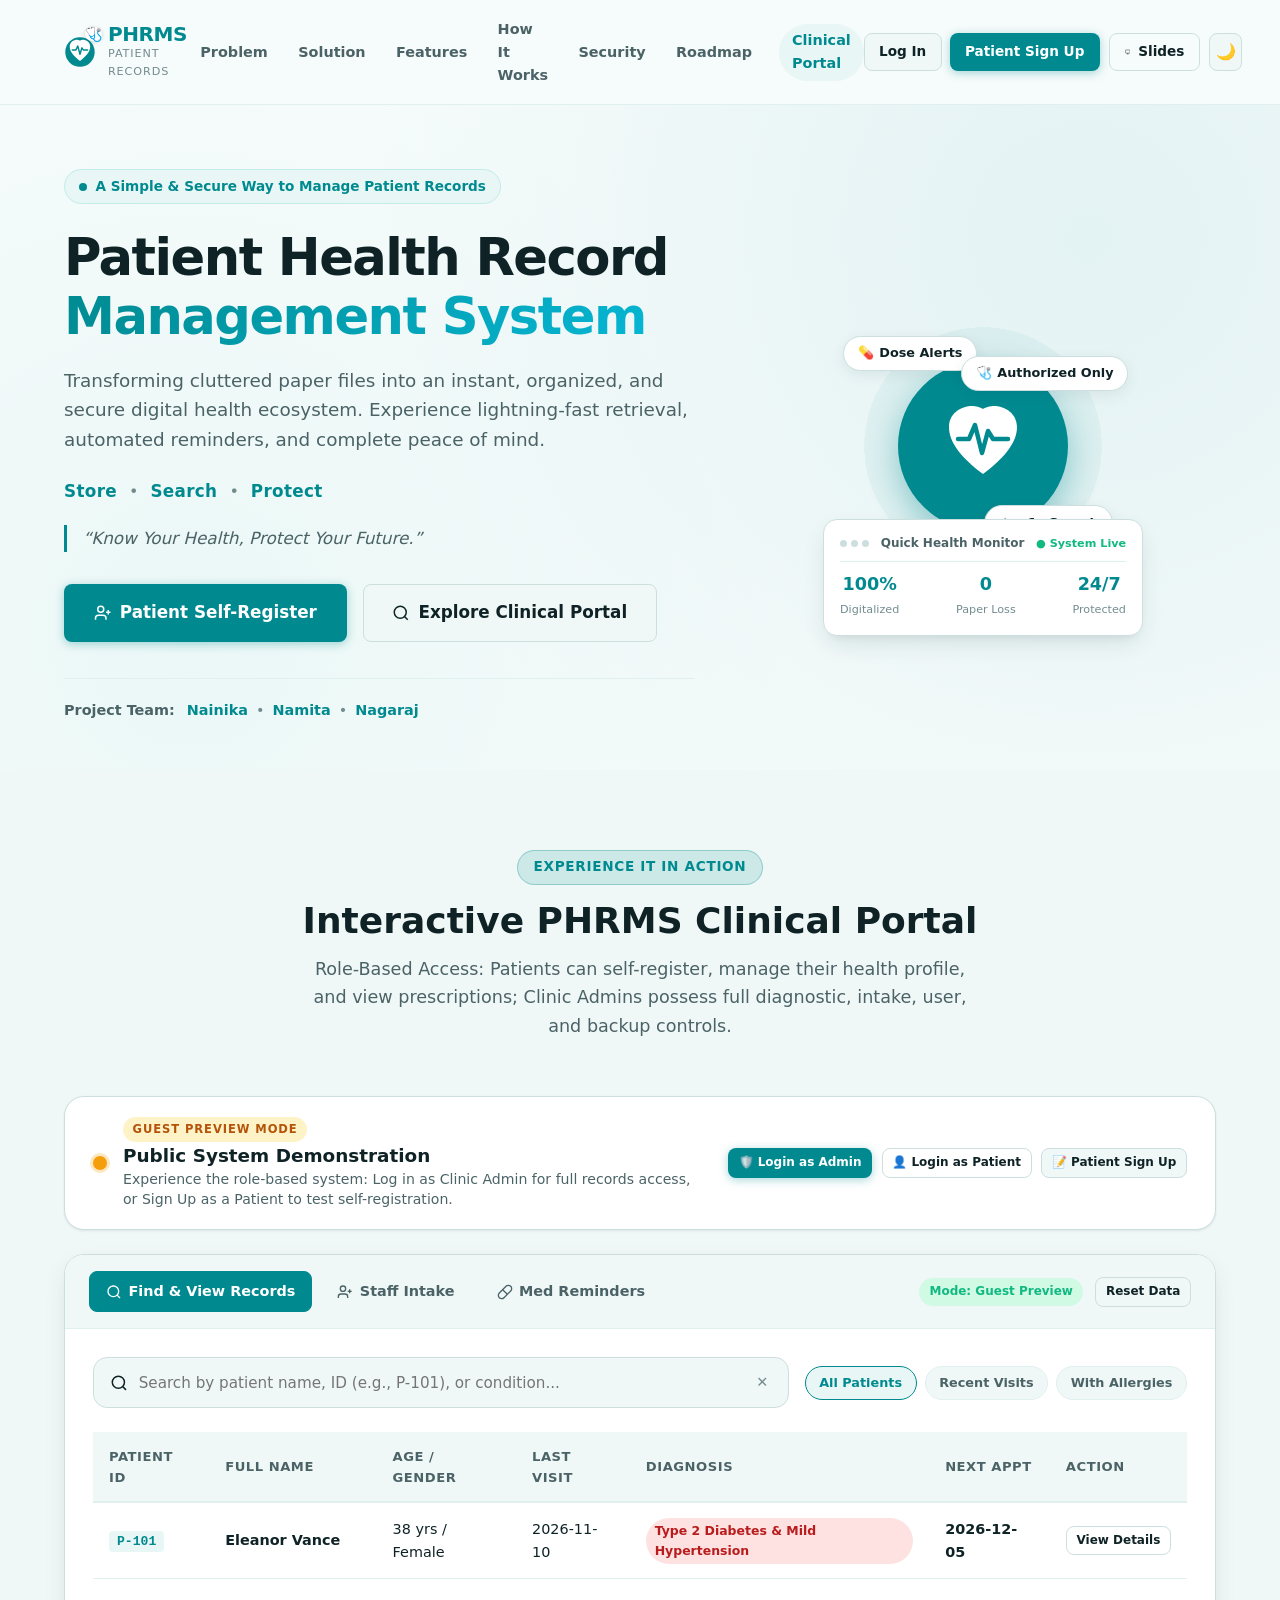
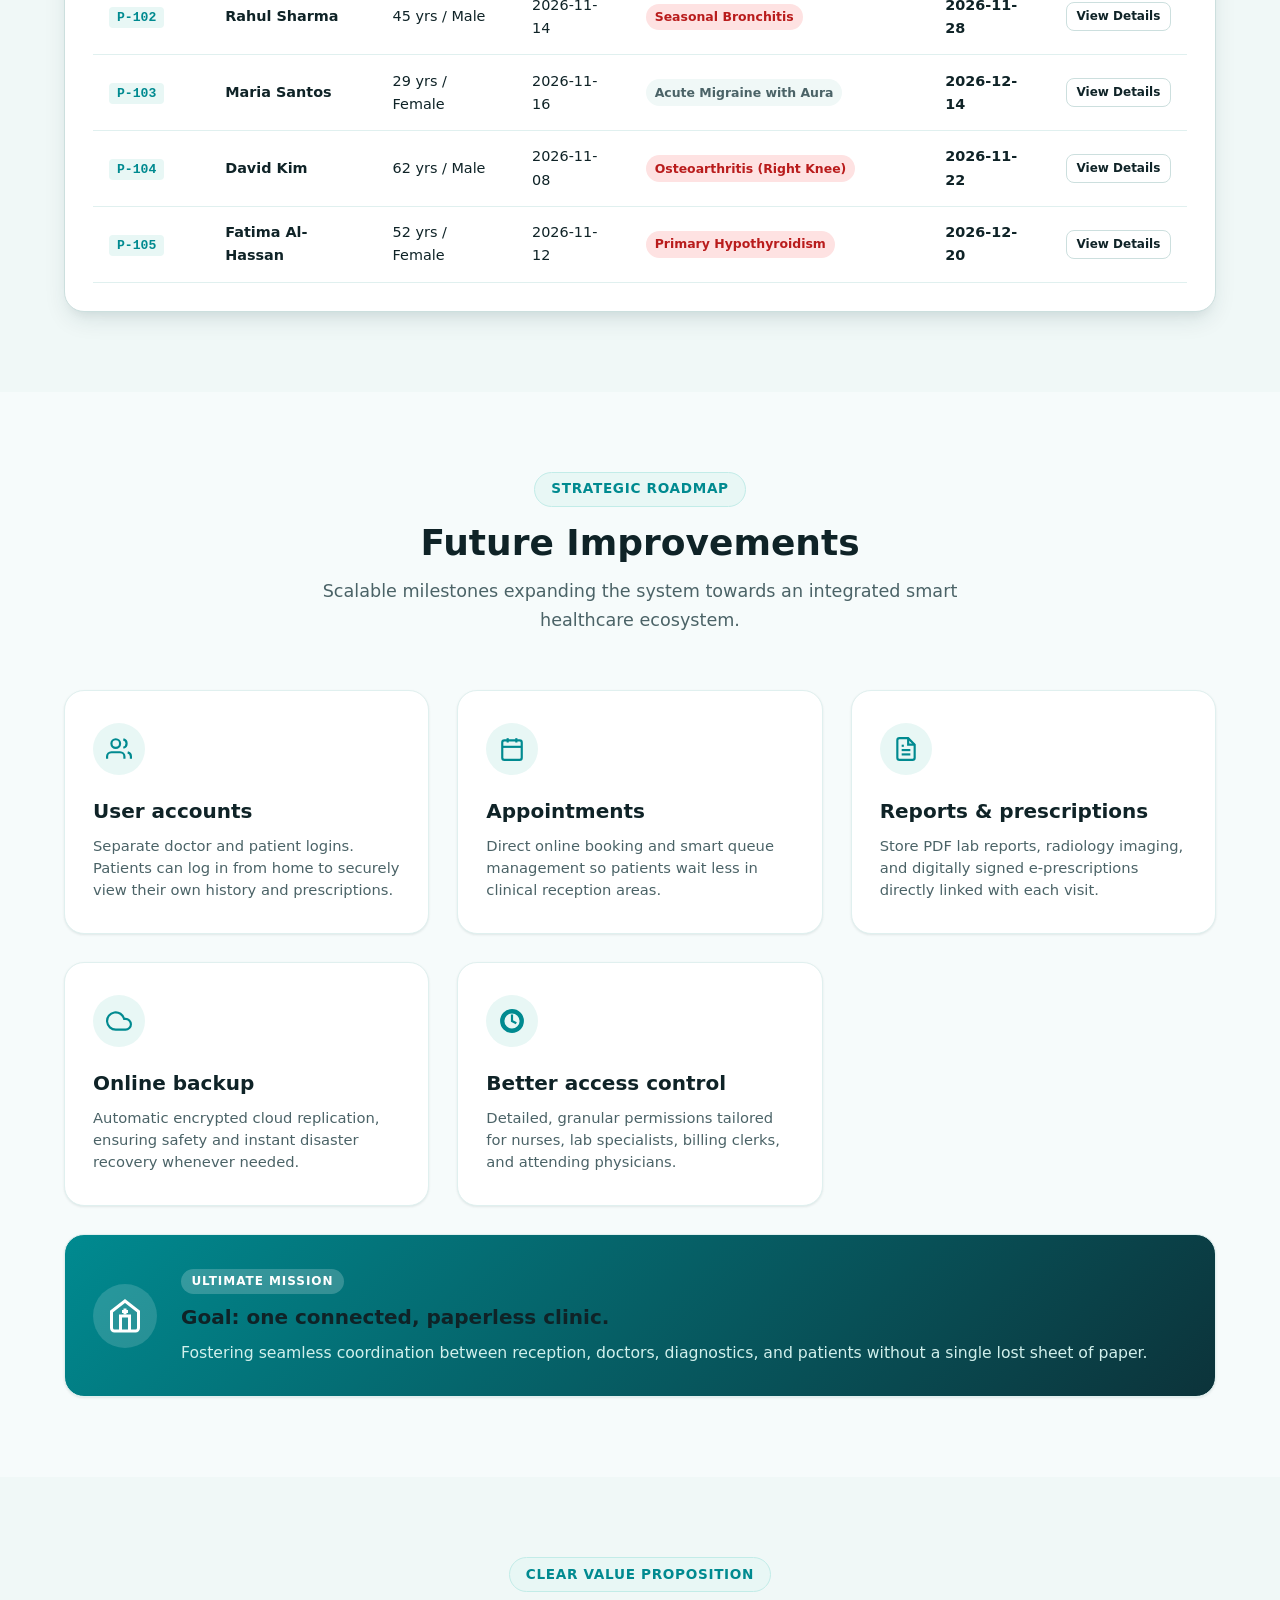
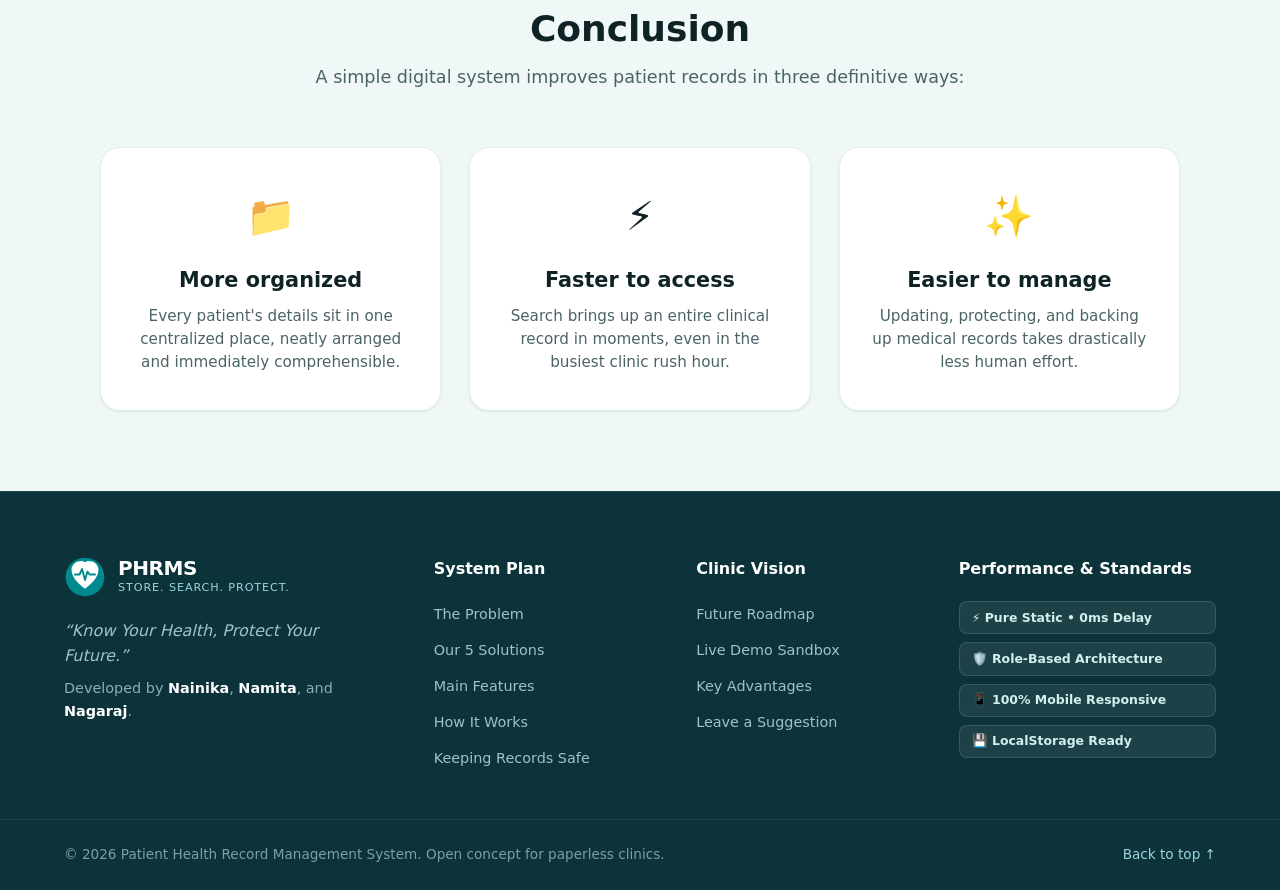
<file: index.html>
<!DOCTYPE html>
<html lang="en">
<head>
  <meta charset="UTF-8">
  <meta name="viewport" content="width=device-width, initial-scale=1.0">
  <meta name="description" content="Patient Health Record Management System - A simple and secure way to manage patient records. Store. Search. Protect.">
  <meta name="keywords" content="health records, EHR, medical records management, clinic software, patient portal">
  <meta name="author" content="Nainika, Namita, Nagaraj">
  <title>PHRMS | Patient Health Record Management System</title>
  <link rel="stylesheet" href="style.css">
  <link rel="icon" href="data:image/svg+xml,<svg xmlns=%22http://www.w3.org/2000/svg%22 viewBox=%220 0 100 100%22><circle cx=%2250%22 cy=%2250%22 r=%2248%22 fill=%22%230d9488%22/><path d=%22M50 78 C30 62 20 48 20 34 C20 22 30 14 42 14 C46 14 50 17 50 17 C50 17 54 14 58 14 C70 14 80 22 80 34 C80 48 70 62 50 78 Z%22 fill=%22white%22/><path d=%22M27 45 L37 45 L43 32 L49 56 L55 38 L60 45 L73 45%22 fill=%22none%22 stroke=%22%230d9488%22 stroke-width=%224%22 stroke-linecap=%22round%22 stroke-linejoin=%22round%22/></svg>">
</head>
<body>
  <!-- Header / Navigation -->
  <header class="navbar" id="top">
    <div class="nav-container">
      <a href="#top" class="brand-logo" aria-label="PHRMS Home">
        <div class="logo-icon-wrap">
          <svg viewBox="0 0 100 100" class="logo-svg" aria-hidden="true">
            <circle cx="50" cy="50" r="46" fill="#008a90"/>
            <path d="M50 78 C28 62 18 47 18 33 C18 20 29 12 42 12 C46 12 50 15 50 15 C50 15 54 12 58 12 C71 12 82 20 82 33 C82 47 72 62 50 78 Z" fill="#ffffff"/>
            <path d="M26 44 L37 44 L43 31 L50 57 L56 37 L61 44 L74 44" fill="none" stroke="#008a90" stroke-width="4.5" stroke-linecap="round" stroke-linejoin="round"/>
          </svg>
          <span class="doctor-badge" title="Medical grade">🩺</span>
        </div>
        <div class="brand-text">
          <span class="brand-title">PHRMS</span>
          <span class="brand-subtitle">Patient Records</span>
        </div>
      </a>

      <nav class="nav-links" id="navLinks" aria-label="Main Navigation">
        <a href="#problem" class="nav-link">Problem</a>
        <a href="#solution" class="nav-link">Solution</a>
        <a href="#features" class="nav-link">Features</a>
        <a href="#workflow" class="nav-link">How It Works</a>
        <a href="#security" class="nav-link">Security</a>
        <a href="#roadmap" class="nav-link">Roadmap</a>
        <a href="#demo" class="nav-link nav-highlight">Clinical Portal</a>
      </nav>

      <div class="nav-actions">
        <div id="authNavContainer" class="auth-nav-container">
          <!-- Dynamically populated: Login/Signup buttons OR User Profile Pill -->
        </div>
        <button class="btn btn-outline btn-sm" id="presentationModeBtn" title="Toggle Slide View Mode">
          <svg width="16" height="16" viewBox="0 0 24 24" fill="none" stroke="currentColor" stroke-width="2"><rect x="2" y="3" width="20" height="14" rx="2" ry="2"/><line x1="8" y1="21" x2="16" y2="21"/><line x1="12" y1="17" x2="12" y2="21"/></svg>
          <span>Slides</span>
        </button>
        <button class="theme-toggle-btn" id="themeToggleBtn" aria-label="Toggle Dark/Light Mode" title="Toggle Theme">
          <span class="theme-icon light-icon">☀️</span>
          <span class="theme-icon dark-icon">🌙</span>
        </button>
        <button class="mobile-menu-btn" id="mobileMenuBtn" aria-label="Toggle navigation menu" aria-expanded="false">
          <span></span><span></span><span></span>
        </button>
      </div>
    </div>
  </header>

  <main>
    <!-- Hero Section -->
    <section class="hero-section" id="hero">
      <div class="container hero-grid">
        <div class="hero-content">
          <div class="hero-badge">
            <span class="badge-dot"></span>
            A Simple &amp; Secure Way to Manage Patient Records
          </div>
          <h1 class="hero-title">
            Patient Health Record <br>
            <span class="gradient-text">Management System</span>
          </h1>
          <p class="hero-desc">
            Transforming cluttered paper files into an instant, organized, and secure digital health ecosystem. Experience lightning-fast retrieval, automated reminders, and complete peace of mind.
          </p>

          <div class="tagline-pills">
            <span class="pill-tag">Store</span>
            <span class="pill-dot">•</span>
            <span class="pill-tag">Search</span>
            <span class="pill-dot">•</span>
            <span class="pill-tag">Protect</span>
          </div>

          <blockquote class="hero-quote">
            “Know Your Health, Protect Your Future.”
          </blockquote>

          <div class="hero-cta-group">
            <button class="btn btn-primary btn-lg" id="heroSignupBtn">
              <svg width="18" height="18" viewBox="0 0 24 24" fill="none" stroke="currentColor" stroke-width="2"><path d="M16 21v-2a4 4 0 0 0-4-4H6a4 4 0 0 0-4 4v2"/><circle cx="9" cy="7" r="4"/><line x1="19" y1="8" x2="19" y2="14"/><line x1="22" y1="11" x2="16" y2="11"/></svg>
              Patient Self-Register
            </button>
            <a href="#demo" class="btn btn-secondary btn-lg" id="heroDemoBtn">
              <svg width="18" height="18" viewBox="0 0 24 24" fill="none" stroke="currentColor" stroke-width="2"><circle cx="11" cy="11" r="8"/><line x1="21" y1="21" x2="16.65" y2="16.65"/></svg>
              Explore Clinical Portal
            </a>
          </div>

          <div class="hero-authors">
            <span class="authors-label">Project Team:</span>
            <div class="authors-list">
              <span class="author-tag">Nainika</span>
              <span class="author-sep">•</span>
              <span class="author-tag">Namita</span>
              <span class="author-sep">•</span>
              <span class="author-tag">Nagaraj</span>
            </div>
          </div>
        </div>

        <div class="hero-graphic">
          <div class="pulse-emblem-card">
            <div class="emblem-circle-outer">
              <div class="emblem-circle-inner">
                <svg viewBox="0 0 100 100" class="hero-heart-svg">
                  <path d="M50 78 C26 60 16 45 16 31 C16 18 27 10 40 10 C45 10 50 13 50 13 C50 13 55 10 60 10 C73 10 84 18 84 31 C84 45 74 60 50 78 Z" fill="#ffffff"/>
                  <path d="M25 43 L36 43 L42 29 L49 57 L55 35 L60 43 L75 43" fill="none" stroke="#008a90" stroke-width="4.5" stroke-linecap="round" stroke-linejoin="round"/>
                </svg>
              </div>
              <div class="floating-badge badge-med">
                <span>💊</span> Dose Alerts
              </div>
              <div class="floating-badge badge-doc">
                <span>🩺</span> Authorized Only
              </div>
              <div class="floating-badge badge-time">
                <span>⚡</span> &lt; 1s Search
              </div>
            </div>

            <!-- Mini Dashboard Card -->
            <div class="glass-dashboard-card">
              <div class="card-header-bar">
                <div class="dots"><span></span><span></span><span></span></div>
                <span class="card-bar-title">Quick Health Monitor</span>
                <span class="status-live">● System Live</span>
              </div>
              <div class="stats-mini-row">
                <div class="stat-mini">
                  <span class="stat-val">100%</span>
                  <span class="stat-lbl">Digitalized</span>
                </div>
                <div class="stat-mini">
                  <span class="stat-val">0</span>
                  <span class="stat-lbl">Paper Loss</span>
                </div>
                <div class="stat-mini">
                  <span class="stat-val">24/7</span>
                  <span class="stat-lbl">Protected</span>
                </div>
              </div>
            </div>
          </div>
        </div>
      </div>

      
    </section>

    
    
    <!-- Interactive Simulator / Live Demo Section -->
    <section class="section demo-section" id="demo">
      <div class="container">
        <div class="section-header text-center">
          <span class="section-tag section-tag-primary">Experience It In Action</span>
          <h2 class="section-title">Interactive PHRMS Clinical Portal</h2>
          <p class="section-subtitle">Role-Based Access: Patients can self-register, manage their health profile, and view prescriptions; Clinic Admins possess full diagnostic, intake, user, and backup controls.</p>
        </div>

        <!-- Role Access Bar & Quick Switcher -->
        <div class="role-access-banner" id="roleAccessBanner">
          <div class="role-banner-left">
            <span class="role-status-dot" id="roleStatusDot"></span>
            <div class="role-banner-info">
              <span class="role-badge-pill" id="roleBadgePill">Guest Mode</span>
              <span class="role-banner-title" id="roleBannerTitle">Public Preview Access</span>
              <p class="role-banner-desc" id="roleBannerDesc">Log in as Admin for full clinical oversight, or Sign Up as a Patient to test self-registration.</p>
            </div>
          </div>
          <div class="role-banner-actions" id="roleBannerActions">
            <!-- Injected via app.js -->
          </div>
        </div>

        <div class="demo-card-container">
          <!-- Demo Top Bar -->
          <div class="demo-top-bar">
            <div class="demo-tabs" id="demoTabsContainer">
              <!-- Dynamically populated depending on user role -->
            </div>
            <div class="demo-meta">
              <span class="clinic-mode-pill" id="clinicModePill">Role: Guest</span>
              <button class="btn btn-outline btn-xs" id="resetDemoBtn" title="Reset all records to factory default">Reset Data</button>
            </div>
          </div>

          <!-- ADMIN / GUEST TAB 1: Search & View All Records -->
          <div class="demo-tab-content active" id="searchTab">
            <div class="search-bar-wrap">
              <div class="search-input-box">
                <svg width="20" height="20" viewBox="0 0 24 24" fill="none" stroke="currentColor" stroke-width="2"><circle cx="11" cy="11" r="8"/><line x1="21" y1="21" x2="16.65" y2="16.65"/></svg>
                <input type="text" id="patientSearchInput" placeholder="Search by patient name, ID (e.g., P-101), or condition..." autocomplete="off">
                <button class="search-clear-btn" id="searchClearBtn" aria-label="Clear Search">✕</button>
              </div>
              <div class="filter-pills">
                <span class="filter-pill active" data-filter="all">All Patients</span>
                <span class="filter-pill" data-filter="recent">Recent Visits</span>
                <span class="filter-pill" data-filter="allergies">With Allergies</span>
              </div>
            </div>

            <div class="patient-table-wrap">
              <table class="patient-table">
                <thead>
                  <tr>
                    <th>Patient ID</th>
                    <th>Full Name</th>
                    <th>Age / Gender</th>
                    <th>Last Visit</th>
                    <th>Diagnosis</th>
                    <th>Next Appt</th>
                    <th>Action</th>
                  </tr>
                </thead>
                <tbody id="patientTableBody">
                  <!-- Injected via JavaScript -->
                </tbody>
              </table>
            </div>
            <div id="noResultsMsg" class="no-results hidden">
              <p>🔍 No patients found matching your query. Try registering a new record!</p>
            </div>
          </div>

          <!-- ADMIN / GUEST TAB 2: Register New Patient (Clinic Intake) -->
          <div class="demo-tab-content" id="registerTab">
            <div class="tab-intro-box">
              <h3>Clinic Staff Intake Form</h3>
              <p>Admins and clinic staff can register walk-in patients directly into the centralized PHRMS database.</p>
            </div>
            <form id="newPatientForm" class="patient-form">
              <div class="form-grid">
                <div class="form-group">
                  <label for="regName">Full Name *</label>
                  <input type="text" id="regName" required placeholder="e.g. Eleanor Vance">
                </div>
                <div class="form-group">
                  <label for="regAge">Age *</label>
                  <input type="number" id="regAge" min="1" max="120" required placeholder="e.g. 34">
                </div>
                <div class="form-group">
                  <label for="regGender">Gender</label>
                  <select id="regGender">
                    <option value="Female">Female</option>
                    <option value="Male">Male</option>
                    <option value="Other">Other</option>
                  </select>
                </div>
                <div class="form-group">
                  <label for="regContact">Phone Number *</label>
                  <input type="tel" id="regContact" required placeholder="+1 (555) 019-2831">
                </div>
                <div class="form-group">
                  <label for="regAllergies">Known Allergies</label>
                  <input type="text" id="regAllergies" placeholder="e.g. Penicillin, Peanuts (or None)">
                </div>
                <div class="form-group">
                  <label for="regDiagnosis">Primary Diagnosis / Chief Complaint</label>
                  <input type="text" id="regDiagnosis" required placeholder="e.g. Hypertension, Seasonal Flu">
                </div>
                <div class="form-group full-width">
                  <label for="regMedication">Prescribed Medicine &amp; Schedule</label>
                  <input type="text" id="regMedication" placeholder="e.g. Amoxicillin 500mg (8:00 AM &amp; 8:00 PM)">
                </div>
                <div class="form-group full-width">
                  <label for="regNotes">Doctor's Clinical Notes</label>
                  <textarea id="regNotes" rows="3" placeholder="Symptoms, observed vitals, next recommended follow-up..."></textarea>
                </div>
              </div>
              <div class="form-actions">
                <button type="submit" class="btn btn-primary">
                  <span>💾 Save Record to Database</span>
                </button>
                <button type="reset" class="btn btn-outline">Clear Fields</button>
              </div>
            </form>
          </div>

          <!-- ADMIN / GUEST TAB 3: Clinic Medication Reminders -->
          <div class="demo-tab-content" id="reminderTab">
            <div class="reminder-header">
              <h3>Today's Clinic-Wide Medication Schedule</h3>
              <p>Automated reminders configured for all registered clinic patients. (Admin oversight mode)</p>
            </div>
            <div class="reminder-grid" id="reminderListContainer">
              <!-- Dynamically populated -->
            </div>
          </div>

          <!-- ADMIN ONLY TAB 4: User Directory, Security & Cloud Backup -->
          <div class="demo-tab-content" id="adminUsersTab">
            <div class="admin-panel-header">
              <div>
                <h3>System User Directory &amp; Cloud Backup</h3>
                <p>Manage all registered clinic personnel and self-registered patients. (Admin Exclusive Access)</p>
              </div>
              <div class="admin-panel-actions">
                <button class="btn btn-primary btn-sm" id="exportBackupBtn">
                  <svg width="16" height="16" viewBox="0 0 24 24" fill="none" stroke="currentColor" stroke-width="2"><path d="M21 15v4a2 2 0 0 1-2 2H5a2 2 0 0 1-2-2v-4"/><polyline points="7 10 12 15 17 10"/><line x1="12" y1="15" x2="12" y2="3"/></svg>
                  Export System Backup (JSON)
                </button>
              </div>
            </div>

            <div class="admin-stats-grid">
              <div class="admin-stat-card">
                <span class="astat-num" id="astatTotalPatients">5</span>
                <span class="astat-lbl">Total Patient Records</span>
              </div>
              <div class="admin-stat-card">
                <span class="astat-num" id="astatTotalUsers">2</span>
                <span class="astat-lbl">Registered User Accounts</span>
              </div>
              <div class="admin-stat-card">
                <span class="astat-num" id="astatSelfRegistered">1</span>
                <span class="astat-lbl">Self-Registered Patients</span>
              </div>
              <div class="admin-stat-card">
                <span class="astat-num" id="astatActiveAdmins">1</span>
                <span class="astat-lbl">Clinic Administrators</span>
              </div>
            </div>

            <div class="patient-table-wrap" style="margin-top: 1.5rem;">
              <table class="patient-table">
                <thead>
                  <tr>
                    <th>Account ID</th>
                    <th>User Name</th>
                    <th>Email Address</th>
                    <th>Role</th>
                    <th>Linked Patient ID</th>
                    <th>Access Level</th>
                  </tr>
                </thead>
                <tbody id="userTableBody">
                  <!-- Injected via JavaScript -->
                </tbody>
              </table>
            </div>
          </div>

          <!-- PATIENT EXCLUSIVE TAB 1: My Health Record -->
          <div class="demo-tab-content" id="patientRecordTab">
            <div id="patientRecordContainer">
              <!-- Dynamically populated with logged in patient's dossier -->
            </div>
          </div>

          <!-- PATIENT EXCLUSIVE TAB 2: My Prescriptions & Reminders -->
          <div class="demo-tab-content" id="patientRemindersTab">
            <div id="patientMyRemindersContainer">
              <!-- Dynamically populated with patient's medicines and dose checklist -->
            </div>
          </div>

          <!-- PATIENT EXCLUSIVE TAB 3: My Appointments -->
          <div class="demo-tab-content" id="patientAppointmentsTab">
            <div id="patientAppointmentsContainer">
              <!-- Dynamically populated with patient's consultation status -->
            </div>
          </div>

          <!-- PATIENT EXCLUSIVE TAB 4: Self-Service Profile Update -->
          <div class="demo-tab-content" id="patientProfileTab">
            <div class="tab-intro-box">
              <h3>Update My Personal Information</h3>
              <p>Keep your phone number, emergency contact, and known allergies current for your attending doctor.</p>
            </div>
            <form id="patientProfileEditForm" class="patient-form">
              <div class="form-grid">
                <div class="form-group">
                  <label for="profName">Full Name (System Verified)</label>
                  <input type="text" id="profName" readonly disabled>
                </div>
                <div class="form-group">
                  <label for="profId">Patient Health ID (Assigned)</label>
                  <input type="text" id="profId" readonly disabled>
                </div>
                <div class="form-group">
                  <label for="profContact">Phone Number *</label>
                  <input type="tel" id="profContact" required placeholder="+1 (555) 234-5678">
                </div>
                <div class="form-group">
                  <label for="profAllergies">Known Allergies *</label>
                  <input type="text" id="profAllergies" required placeholder="e.g. Penicillin, Peanuts, Pollen">
                </div>
                <div class="form-group full-width">
                  <label for="profAddress">Residential Address / City</label>
                  <input type="text" id="profAddress" placeholder="e.g. 104 Maple Street, Apt 3B">
                </div>
              </div>
              <div class="form-actions">
                <button type="submit" class="btn btn-primary">
                  <span>✓ Save My Updated Profile</span>
                </button>
              </div>
            </form>
          </div>
        </div>
      </div>
    </section>

    <!-- Patient Detail Modal -->
    <div class="modal-backdrop" id="patientModal" role="dialog" aria-modal="true" aria-hidden="true">
      <div class="modal-box">
        <div class="modal-header">
          <div class="modal-title-wrap">
            <span class="patient-id-badge" id="modalPatientId">P-000</span>
            <h3 id="modalPatientName">Patient Name</h3>
          </div>
          <button class="modal-close-btn" id="modalCloseBtn" aria-label="Close modal">✕</button>
        </div>
        <div class="modal-body" id="modalBodyContent">
          <!-- Dynamic details injected here -->
        </div>
        <div class="modal-footer">
          <button class="btn btn-primary btn-sm" id="modalUpdateBtn">Add New Visit Note</button>
          <button class="btn btn-secondary btn-sm" id="modalDismissBtn">Close</button>
        </div>
      </div>
    </div>

    <!-- Future Improvements Section -->
    <section class="section roadmap-section" id="roadmap">
      <div class="container">
        <div class="section-header text-center">
          <span class="section-tag">Strategic Roadmap</span>
          <h2 class="section-title">Future Improvements</h2>
          <p class="section-subtitle">Scalable milestones expanding the system towards an integrated smart healthcare ecosystem.</p>
        </div>

        <div class="roadmap-grid">
          <div class="roadmap-card">
            <div class="roadmap-icon">
              <svg viewBox="0 0 24 24" width="26" height="26" fill="none" stroke="currentColor" stroke-width="2"><path d="M17 21v-2a4 4 0 0 0-4-4H5a4 4 0 0 0-4 4v2"/><circle cx="9" cy="7" r="4"/><path d="M23 21v-2a4 4 0 0 0-3-3.87"/><path d="M16 3.13a4 4 0 0 1 0 7.75"/></svg>
            </div>
            <h3>User accounts</h3>
            <p>Separate doctor and patient logins. Patients can log in from home to securely view their own history and prescriptions.</p>
          </div>

          <div class="roadmap-card">
            <div class="roadmap-icon">
              <svg viewBox="0 0 24 24" width="26" height="26" fill="none" stroke="currentColor" stroke-width="2"><rect x="3" y="4" width="18" height="18" rx="2" ry="2"/><line x1="16" y1="2" x2="16" y2="6"/><line x1="8" y1="2" x2="8" y2="6"/><line x1="3" y1="10" x2="21" y2="10"/></svg>
            </div>
            <h3>Appointments</h3>
            <p>Direct online booking and smart queue management so patients wait less in clinical reception areas.</p>
          </div>

          <div class="roadmap-card">
            <div class="roadmap-icon">
              <svg viewBox="0 0 24 24" width="26" height="26" fill="none" stroke="currentColor" stroke-width="2"><path d="M14 2H6a2 2 0 0 0-2 2v16a2 2 0 0 0 2 2h12a2 2 0 0 0 2-2V8z"/><polyline points="14 2 14 8 20 8"/><line x1="16" y1="13" x2="8" y2="13"/><line x1="16" y1="17" x2="8" y2="17"/><polyline points="10 9 9 9 8 9"/></svg>
            </div>
            <h3>Reports &amp; prescriptions</h3>
            <p>Store PDF lab reports, radiology imaging, and digitally signed e-prescriptions directly linked with each visit.</p>
          </div>

          <div class="roadmap-card">
            <div class="roadmap-icon">
              <svg viewBox="0 0 24 24" width="26" height="26" fill="none" stroke="currentColor" stroke-width="2"><path d="M18 10h-1.26A8 8 0 1 0 9 20h9a5 5 0 0 0 0-10z"/></svg>
            </div>
            <h3>Online backup</h3>
            <p>Automatic encrypted cloud replication, ensuring safety and instant disaster recovery whenever needed.</p>
          </div>

          <div class="roadmap-card">
            <div class="roadmap-icon">
              <svg viewBox="0 0 24 24" width="26" height="26" fill="none" stroke="currentColor" stroke-width="2"><path d="M12 2a10 10 0 1 0 10 10A10 10 0 0 0 12 2zm0 18a8 8 0 1 1 8-8 8 8 0 0 1-8 8z"/><path d="M12 6v6l4 2"/></svg>
            </div>
            <h3>Better access control</h3>
            <p>Detailed, granular permissions tailored for nurses, lab specialists, billing clerks, and attending physicians.</p>
          </div>

          <!-- Highlight Goal Box -->
          <div class="roadmap-card goal-card">
            <div class="goal-icon">
              <svg viewBox="0 0 24 24" width="36" height="36" fill="none" stroke="currentColor" stroke-width="2"><path d="m3 9 9-7 9 7v11a2 2 0 0 1-2 2H5a2 2 0 0 1-2-2z"/><polyline points="9 22 9 12 15 12 15 22"/><path d="M12 7v4"/><path d="M10 9h4"/></svg>
            </div>
            <div class="goal-content">
              <span class="goal-badge">Ultimate Mission</span>
              <h3 class="goal-title">Goal: one connected, paperless clinic.</h3>
              <p>Fostering seamless coordination between reception, doctors, diagnostics, and patients without a single lost sheet of paper.</p>
            </div>
          </div>
        </div>
      </div>
    </section>

    <!-- Conclusion Section -->
    <section class="section conclusion-section" id="conclusion">
      <div class="container">
        <div class="section-header text-center">
          <span class="section-tag">Clear Value Proposition</span>
          <h2 class="section-title">Conclusion</h2>
          <p class="section-subtitle">A simple digital system improves patient records in three definitive ways:</p>
        </div>

        <div class="conclusion-cards">
          <div class="conclusion-box">
            <div class="conclusion-box-icon">📁</div>
            <h3>More organized</h3>
            <p>Every patient's details sit in one centralized place, neatly arranged and immediately comprehensible.</p>
          </div>
          <div class="conclusion-box">
            <div class="conclusion-box-icon">⚡</div>
            <h3>Faster to access</h3>
            <p>Search brings up an entire clinical record in moments, even in the busiest clinic rush hour.</p>
          </div>
          <div class="conclusion-box">
            <div class="conclusion-box-icon">✨</div>
            <h3>Easier to manage</h3>
            <p>Updating, protecting, and backing up medical records takes drastically less human effort.</p>
          </div>
        </div>
      </div>
    </section>

    <!-- Presentation Slide Viewer Modal (Interactive Slide Carousel) -->
    <div class="presentation-modal" id="slideViewerModal" role="dialog" aria-modal="true" aria-hidden="true">
      <div class="presentation-container">
        <div class="presentation-header">
          <div class="pres-title">
            <span>Slide Presentation Mode</span>
            <span class="slide-indicator" id="slideIndicator">Slide 1 of 9</span>
          </div>
          <button class="pres-close-btn" id="presCloseBtn" aria-label="Exit presentation mode">✕</button>
        </div>

        <div class="slide-viewport" id="slideViewport">
          <!-- Slide 1 -->
          <div class="slide-item active" data-slide="1">
            <div class="slide-card theme-dark-slide">
              <div class="slide-cover-badge">🩺</div>
              <h2 class="slide-main-title">Patient Health Record Management System</h2>
              <p class="slide-sub">A simple and secure way to manage patient records.</p>
              <div class="slide-author-row">Nainika &bull; Namita &bull; Nagaraj</div>
              <div class="slide-logo-circle">
                <svg viewBox="0 0 100 100" class="slide-heart">
                  <circle cx="50" cy="50" r="48" fill="#008a90"/>
                  <path d="M50 78 C28 62 18 47 18 33 C18 20 29 12 42 12 C46 12 50 15 50 15 C50 15 54 12 58 12 C71 12 82 20 82 33 C82 47 72 62 50 78 Z" fill="#ffffff"/>
                  <path d="M26 44 L37 44 L43 31 L50 57 L56 37 L61 44 L74 44" fill="none" stroke="#008a90" stroke-width="4.5" stroke-linecap="round" stroke-linejoin="round"/>
                </svg>
              </div>
            </div>
          </div>

          <!-- Slide 2 -->
          <div class="slide-item" data-slide="2">
            <div class="slide-card">
              <h2 class="slide-head">The problem</h2>
              <div class="slide-list">
                <div class="slide-list-row danger"><span class="badge-num">1</span> <strong>Hard to manage:</strong> Paper files pile up and get mixed up, so keeping them in order takes a lot of effort.</div>
                <div class="slide-list-row danger"><span class="badge-num">2</span> <strong>Slow to find:</strong> Searching through old files for one patient's details wastes time when it matters most.</div>
                <div class="slide-list-row danger"><span class="badge-num">3</span> <strong>Easy to lose:</strong> Papers can be lost, torn or damaged, and the information is gone for good.</div>
                <div class="slide-list-row danger"><span class="badge-num">4</span> <strong>Missed appointments:</strong> Patients may forget when their next doctor appointment is.</div>
                <div class="slide-list-row danger"><span class="badge-num">5</span> <strong>Forgotten medicines:</strong> Patients may forget which tablet to take and at what time.</div>
              </div>
            </div>
          </div>

          <!-- Slide 3 -->
          <div class="slide-item" data-slide="3">
            <div class="slide-card">
              <h2 class="slide-head">Our solution</h2>
              <div class="slide-list">
                <div class="slide-list-row"><span class="icon-circle">🗄️</span> <strong>Store:</strong> All patient details are kept together in one digital place instead of many paper files.</div>
                <div class="slide-list-row"><span class="icon-circle">🔍</span> <strong>Search:</strong> Type a name or ID and the record appears quickly, with no digging through files.</div>
                <div class="slide-list-row"><span class="icon-circle">🔒</span> <strong>Protect:</strong> Only authorized users can log in and see the information they need.</div>
                <div class="slide-list-row"><span class="icon-circle">📅</span> <strong>Appointments:</strong> The doctor updates the visit date and time, and the patient gets a reminder on that day.</div>
                <div class="slide-list-row"><span class="icon-circle">💊</span> <strong>Medicine reminders:</strong> Shows which tablet to take and at what time, so no dose is missed.</div>
              </div>
            </div>
          </div>

          <!-- Slide 4 -->
          <div class="slide-item" data-slide="4">
            <div class="slide-card">
              <h2 class="slide-head">Main features</h2>
              <div class="slide-list">
                <div class="slide-list-row"><span class="icon-circle">🪪</span> <strong>Patient details:</strong> Name, age, contact and other basic information.</div>
                <div class="slide-list-row"><span class="icon-circle">📋</span> <strong>Medical history:</strong> Past illnesses, allergies and treatments in one place.</div>
                <div class="slide-list-row"><span class="icon-circle">🗓️</span> <strong>Visit records:</strong> Date, symptoms and the doctor's notes for every visit.</div>
                <div class="slide-list-row"><span class="icon-circle">🔎</span> <strong>Search &amp; update:</strong> Find a patient quickly and keep the record up to date.</div>
                <div class="slide-list-row"><span class="icon-circle">🔑</span> <strong>Login &amp; access:</strong> Each user signs in and sees only what they need.</div>
              </div>
            </div>
          </div>

          <!-- Slide 5 -->
          <div class="slide-item" data-slide="5">
            <div class="slide-card">
              <h2 class="slide-head">How it works</h2>
              <div class="slide-diagram-row">
                <div class="flow-bubble"><span class="b-num">1</span><h4>Register</h4><p>Add basic details to create record.</p></div>
                <span class="arr">&rarr;</span>
                <div class="flow-bubble"><span class="b-num">2</span><h4>Save record</h4><p>Store visit, diagnosis &amp; treatment.</p></div>
                <span class="arr">&rarr;</span>
                <div class="flow-bubble"><span class="b-num">3</span><h4>Search</h4><p>Find quickly by name or ID.</p></div>
                <span class="arr">&rarr;</span>
                <div class="flow-bubble"><span class="b-num">4</span><h4>Update</h4><p>Add new info whenever patient returns.</p></div>
              </div>
              <div class="slide-note-box">
                Steps 3 and 4 repeat at every visit, so the record always stays current.
              </div>
            </div>
          </div>

          <!-- Slide 6 -->
          <div class="slide-item" data-slide="6">
            <div class="slide-card">
              <h2 class="slide-head">Keeping records safe</h2>
              <div class="slide-grid-2x2">
                <div class="grid-box"><span class="icon-circle">👥</span><h4>Login for authorized users</h4><p>Doctors and staff sign in with their own account.</p></div>
                <div class="grid-box"><span class="icon-circle">🛡️</span><h4>Keep information private</h4><p>Details are never shown to the public or unrelated people.</p></div>
                <div class="grid-box"><span class="icon-circle">🗝️</span><h4>Allow only required access</h4><p>Each person sees only the part of the record they need.</p></div>
                <div class="grid-box"><span class="icon-circle">☁️</span><h4>Back up important records</h4><p>A saved copy protects the data if something goes wrong.</p></div>
              </div>
            </div>
          </div>

          <!-- Slide 7 -->
          <div class="slide-item" data-slide="7">
            <div class="slide-card">
              <h2 class="slide-head">Future improvements</h2>
              <div class="slide-grid-3x2">
                <div class="grid-box"><strong>User accounts:</strong> Separate doctor and patient logins; patients see own records.</div>
                <div class="grid-box"><strong>Appointments:</strong> Book and manage visits so patients wait less.</div>
                <div class="grid-box"><strong>Reports &amp; prescriptions:</strong> Store lab reports &amp; Rx with the record.</div>
                <div class="grid-box"><strong>Online backup:</strong> Keep a safe copy in the cloud, ready if needed.</div>
                <div class="grid-box"><strong>Better access control:</strong> Detailed permissions for every type of user.</div>
                <div class="grid-box goal-highlight"><strong>Goal:</strong> One connected, paperless clinic.</div>
              </div>
            </div>
          </div>

          <!-- Slide 8 -->
          <div class="slide-item" data-slide="8">
            <div class="slide-card">
              <h2 class="slide-head">Conclusion</h2>
              <p class="slide-intro">A simple digital system improves patient records in three ways:</p>
              <div class="slide-cards-3">
                <div class="c-card"><span class="c-icon">📁</span><h3>More organized</h3><p>Every patient's details sit in one place, neatly arranged.</p></div>
                <div class="c-card"><span class="c-icon">⚡</span><h3>Faster to access</h3><p>Search brings up a record in moments, even in a busy clinic.</p></div>
                <div class="c-card"><span class="c-icon">📋</span><h3>Easier to manage</h3><p>Updating, protecting and backing up records takes less effort.</p></div>
              </div>
            </div>
          </div>

          <!-- Slide 9 -->
          <div class="slide-item" data-slide="9">
            <div class="slide-card theme-dark-slide text-center">
              <h2 class="slide-main-title">Thank you</h2>
              <p class="slide-sub highlight-sub">Suggestions are welcome!</p>
              <div class="slide-taglines">
                <em>Store. Search. Protect.</em>
                <p class="slide-quote">“Know Your Health, Protect Your Future.”</p>
              </div>
            </div>
          </div>
        </div>

        <div class="presentation-controls">
          <button class="btn btn-outline btn-sm" id="prevSlideBtn">&larr; Previous Slide</button>
          <div class="slide-dots" id="slideDots">
            <!-- 9 dots injected -->
          </div>
          <button class="btn btn-primary btn-sm" id="nextSlideBtn">Next Slide &rarr;</button>
        </div>
      </div>
    </div>

    <!-- Suggestion / Feedback Modal -->
    <div class="modal-backdrop" id="feedbackModal" role="dialog" aria-modal="true" aria-hidden="true">
      <div class="modal-box">
        <div class="modal-header">
          <h3>Share Your Suggestions</h3>
          <button class="modal-close-btn" id="feedbackCloseBtn" aria-label="Close modal">✕</button>
        </div>
        <form id="feedbackForm">
          <div class="modal-body">
            <p class="modal-intro">“Suggestions are welcome!” Help Nainika, Namita, and Nagaraj refine this system:</p>
            <div class="form-group">
              <label for="fbName">Your Name</label>
              <input type="text" id="fbName" placeholder="Dr. Jane Smith or Clinic Manager" required>
            </div>
            <div class="form-group">
              <label for="fbRole">Role / Perspective</label>
              <select id="fbRole">
                <option value="doctor">Medical Doctor / Practitioner</option>
                <option value="nurse">Nurse / Healthcare Worker</option>
                <option value="admin">Clinic Administrator</option>
                <option value="patient">Patient / Caregiver</option>
                <option value="developer">Healthtech Developer</option>
              </select>
            </div>
            <div class="form-group">
              <label for="fbText">Feedback &amp; Recommendations</label>
              <textarea id="fbText" rows="4" placeholder="What features or security protections would make this system even more valuable?" required></textarea>
            </div>
          </div>
          <div class="modal-footer">
            <button type="submit" class="btn btn-primary btn-sm">Send Suggestion</button>
            <button type="button" class="btn btn-outline btn-sm" id="feedbackCancelBtn">Cancel</button>
          </div>
        </form>
      </div>
    </div>

    <!-- Auth Modal (Login & Patient Sign-Up) -->
    <div class="modal-backdrop" id="authModal" role="dialog" aria-modal="true" aria-hidden="true">
      <div class="modal-box auth-modal-box">
        <div class="modal-header">
          <div class="auth-modal-tabs">
            <button class="auth-tab-btn active" id="authLoginTabBtn" data-target="loginPanel">
              <svg width="16" height="16" viewBox="0 0 24 24" fill="none" stroke="currentColor" stroke-width="2"><path d="M15 3h4a2 2 0 0 1 2 2v14a2 2 0 0 1-2 2h-4"/><polyline points="10 17 15 12 10 7"/><line x1="15" y1="12" x2="3" y2="12"/></svg>
              Sign In
            </button>
            <button class="auth-tab-btn" id="authSignupTabBtn" data-target="signupPanel">
              <svg width="16" height="16" viewBox="0 0 24 24" fill="none" stroke="currentColor" stroke-width="2"><path d="M16 21v-2a4 4 0 0 0-4-4H6a4 4 0 0 0-4 4v2"/><circle cx="9" cy="7" r="4"/><line x1="19" y1="8" x2="19" y2="14"/><line x1="22" y1="11" x2="16" y2="11"/></svg>
              Patient Self-Register
            </button>
          </div>
          <button class="modal-close-btn" id="authCloseBtn" aria-label="Close modal">✕</button>
        </div>

        <div class="modal-body auth-modal-body">
          <!-- QUICK DEMO ONE-CLICK BUTTONS -->
          <div class="quick-login-strip">
            <span class="quick-login-label">Quick 1-Click Demo Login:</span>
            <div class="quick-login-btns">
              <button type="button" class="btn btn-outline btn-xs" id="quickAdminLoginBtn">
                🛡️ Admin (Dr. Nagaraj)
              </button>
              <button type="button" class="btn btn-outline btn-xs" id="quickPatientLoginBtn">
                👤 Patient (Eleanor Vance)
              </button>
            </div>
          </div>

          <!-- PANEL 1: LOGIN FORM -->
          <div class="auth-panel active" id="loginPanel">
            <form id="loginForm">
              <div class="form-group">
                <label for="loginEmail">Email Address</label>
                <input type="email" id="loginEmail" required placeholder="admin@phrms.clinic or your patient email">
              </div>
              <div class="form-group">
                <label for="loginPassword">Password</label>
                <input type="password" id="loginPassword" required placeholder="••••••••">
              </div>
              <div class="auth-form-footer">
                <button type="submit" class="btn btn-primary btn-block">
                  Log In to Health Record Portal
                </button>
                <p class="auth-switch-note">
                  New patient? <a href="javascript:void(0)" id="switchToSignupLink">Register yourself here &rarr;</a>
                </p>
              </div>
            </form>
          </div>

          <!-- PANEL 2: PATIENT SIGN UP (SELF-REGISTRATION) -->
          <div class="auth-panel" id="signupPanel">
            <div class="signup-intro-note">
              <strong>Patient Self-Service Registration:</strong> Create your health record account to track prescriptions, view consultation history, and manage medical appointments.
            </div>
            <form id="signupForm">
              <div class="form-grid">
                <div class="form-group">
                  <label for="signName">Full Name *</label>
                  <input type="text" id="signName" required placeholder="e.g. Liam Cooper">
                </div>
                <div class="form-group">
                  <label for="signEmail">Email Address *</label>
                  <input type="email" id="signEmail" required placeholder="liam@example.com">
                </div>
                <div class="form-group">
                  <label for="signPassword">Choose Password *</label>
                  <input type="password" id="signPassword" required minlength="4" placeholder="At least 4 characters">
                </div>
                <div class="form-group">
                  <label for="signPhone">Phone Number *</label>
                  <input type="tel" id="signPhone" required placeholder="+1 (555) 902-1234">
                </div>
                <div class="form-group">
                  <label for="signAge">Age *</label>
                  <input type="number" id="signAge" required min="1" max="120" placeholder="e.g. 32">
                </div>
                <div class="form-group">
                  <label for="signGender">Gender</label>
                  <select id="signGender">
                    <option value="Female">Female</option>
                    <option value="Male">Male</option>
                    <option value="Other">Other</option>
                  </select>
                </div>
                <div class="form-group full-width">
                  <label for="signAllergies">Known Allergies (Food / Medication)</label>
                  <input type="text" id="signAllergies" placeholder="e.g. Peanuts, Penicillin (or type None)">
                </div>
                <div class="form-group full-width">
                  <label for="signConcern">Primary Health Concern / Reason for Visit *</label>
                  <input type="text" id="signConcern" required placeholder="e.g. Annual Wellness Checkup, Migraines, Back Pain">
                </div>
                <div class="form-group full-width">
                  <label for="signAdminCode" class="optional-label">Staff Invite Code (Optional - for Clinic Admins only)</label>
                  <input type="text" id="signAdminCode" placeholder="Enter CLINIC2026 if registering as clinic staff">
                </div>
              </div>
              <div class="auth-form-footer">
                <button type="submit" class="btn btn-primary btn-block">
                  ✨ Complete Registration &amp; Open My Portal
                </button>
                <p class="auth-switch-note">
                  Already registered? <a href="javascript:void(0)" id="switchToLoginLink">Log in to your account</a>
                </p>
              </div>
            </form>
          </div>
        </div>
      </div>
    </div>

    <!-- Toast Notification Element -->
    <div class="toast-container" id="toastContainer" aria-live="polite"></div>
  </main>

  <!-- Footer -->
  <footer class="footer">
    <div class="container footer-grid">
      <div class="footer-brand">
        <div class="brand-logo footer-logo">
          <div class="logo-icon-wrap">
            <svg viewBox="0 0 100 100" class="logo-svg" aria-hidden="true">
              <circle cx="50" cy="50" r="46" fill="#008a90"/>
              <path d="M50 78 C28 62 18 47 18 33 C18 20 29 12 42 12 C46 12 50 15 50 15 C50 15 54 12 58 12 C71 12 82 20 82 33 C82 47 72 62 50 78 Z" fill="#ffffff"/>
              <path d="M26 44 L37 44 L43 31 L50 57 L56 37 L61 44 L74 44" fill="none" stroke="#008a90" stroke-width="4.5" stroke-linecap="round" stroke-linejoin="round"/>
            </svg>
          </div>
          <div class="brand-text">
            <span class="brand-title">PHRMS</span>
            <span class="brand-subtitle">Store. Search. Protect.</span>
          </div>
        </div>
        <p class="footer-motto">“Know Your Health, Protect Your Future.”</p>
        <p class="footer-authors">Developed by <strong>Nainika</strong>, <strong>Namita</strong>, and <strong>Nagaraj</strong>.</p>
      </div>

      <div class="footer-links-col">
        <h4>System Plan</h4>
        <ul>
          <li><a href="#problem">The Problem</a></li>
          <li><a href="#solution">Our 5 Solutions</a></li>
          <li><a href="#features">Main Features</a></li>
          <li><a href="#workflow">How It Works</a></li>
          <li><a href="#security">Keeping Records Safe</a></li>
        </ul>
      </div>

      <div class="footer-links-col">
        <h4>Clinic Vision</h4>
        <ul>
          <li><a href="#roadmap">Future Roadmap</a></li>
          <li><a href="#demo">Live Demo Sandbox</a></li>
          <li><a href="#conclusion">Key Advantages</a></li>
          <li><a href="javascript:void(0)" id="openFeedbackFooterLink">Leave a Suggestion</a></li>
        </ul>
      </div>

      <div class="footer-links-col">
        <h4>Performance &amp; Standards</h4>
        <div class="badge-list">
          <span class="tech-badge">⚡ Pure Static &bull; 0ms Delay</span>
          <span class="tech-badge">🛡️ Role-Based Architecture</span>
          <span class="tech-badge">📱 100% Mobile Responsive</span>
          <span class="tech-badge">💾 LocalStorage Ready</span>
        </div>
      </div>
    </div>

    <div class="footer-bottom">
      <div class="container footer-bottom-inner">
        <p>&copy; 2026 Patient Health Record Management System. Open concept for paperless clinics.</p>
        <div class="footer-bottom-actions">
          <a href="#top" class="back-to-top">Back to top &uarr;</a>
        </div>
      </div>
    </div>
  </footer>

  <script src="app.js"></script>
</body>
</html>
</file>
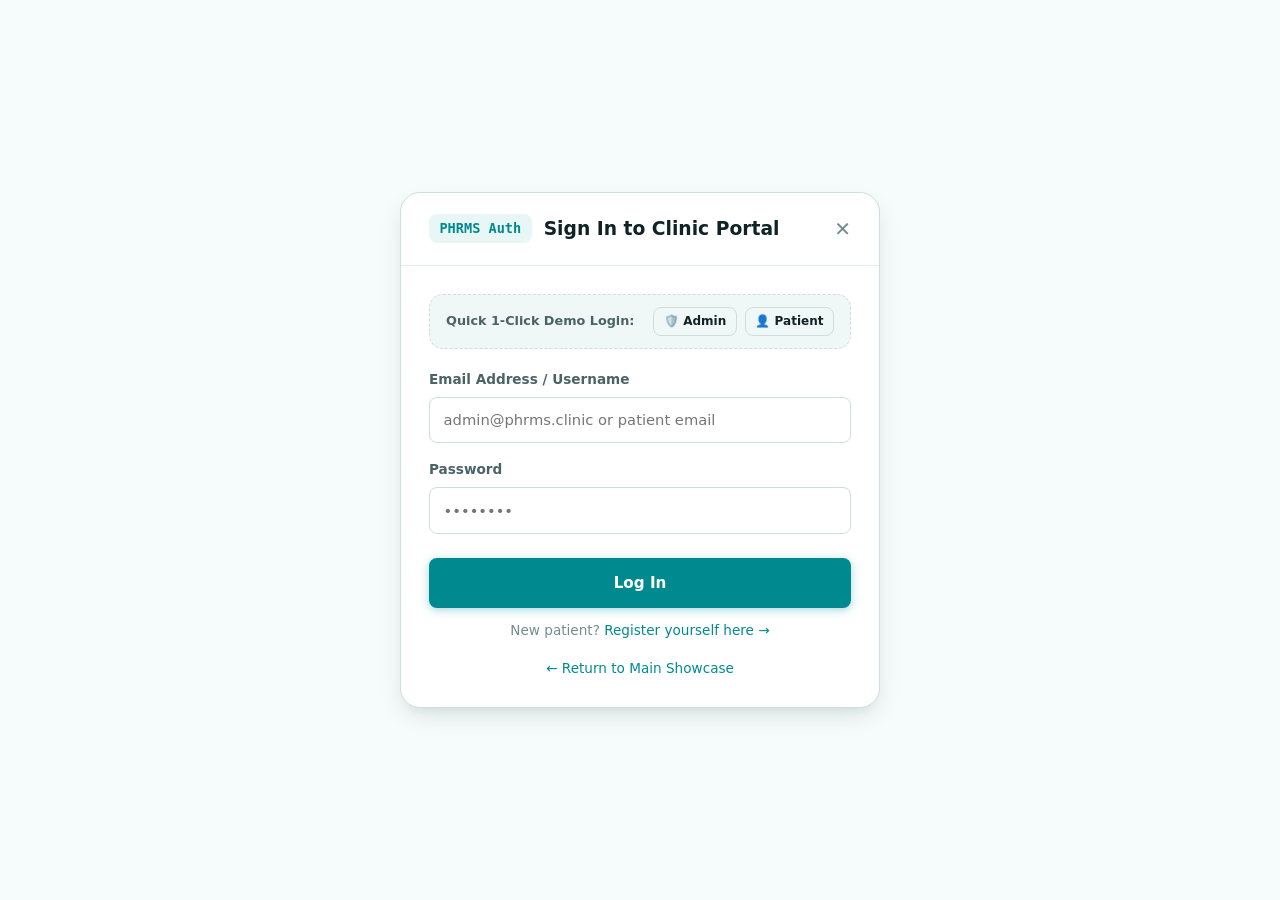
<file: login/index.html>
<!DOCTYPE html>
<html lang="en">
<head>
  <meta charset="UTF-8">
  <meta name="viewport" content="width=device-width, initial-scale=1.0">
  <title>Login | Patient Health Record Management System</title>
  <link rel="stylesheet" href="../style.css">
</head>
<body style="min-height: 100vh; display: flex; align-items: center; justify-content: center; background-color: var(--bg-primary); padding: 1.5rem;">
  <div class="modal-box" style="display: block; max-width: 480px; width: 100%; box-shadow: var(--shadow-lg);">
    <div class="modal-header">
      <div class="modal-title-wrap">
        <span class="patient-id-badge">PHRMS Auth</span>
        <h3>Sign In to Clinic Portal</h3>
      </div>
      <a href="../index.html" class="modal-close-btn" style="text-decoration: none;">✕</a>
    </div>
    <div class="modal-body">
      <!-- Quick Demo Logins -->
      <div class="quick-login-strip" style="margin-bottom: 1.25rem;">
        <span class="quick-login-label">Quick 1-Click Demo Login:</span>
        <div class="quick-login-btns">
          <button type="button" class="btn btn-outline btn-xs" id="quickAdmBtn">🛡️ Admin</button>
          <button type="button" class="btn btn-outline btn-xs" id="quickPatBtn">👤 Patient</button>
        </div>
      </div>

      <form id="standaloneLoginForm">
        <div class="form-group" style="margin-bottom: 1rem;">
          <label for="username">Email Address / Username</label>
          <input type="email" id="username" required placeholder="admin@phrms.clinic or patient email">
        </div>
        <div class="form-group" style="margin-bottom: 1.25rem;">
          <label for="password">Password</label>
          <input type="password" id="password" required placeholder="••••••••">
        </div>
        <div class="auth-form-footer">
          <button type="submit" class="btn btn-primary btn-block">Log In</button>
          <p class="auth-switch-note">
            New patient? <a href="signup/index.html">Register yourself here &rarr;</a>
          </p>
          <p class="auth-switch-note" style="margin-top: 0.25rem;">
            <a href="../index.html">&larr; Return to Main Showcase</a>
          </p>
        </div>
      </form>
    </div>
  </div>

  <script>
    document.addEventListener("DOMContentLoaded", () => {
      // 1-Click test logins
      document.getElementById("quickAdmBtn").addEventListener("click", () => {
        document.getElementById("username").value = "admin@phrms.clinic";
        document.getElementById("password").value = "admin123";
        doLogin("admin@phrms.clinic", "admin123");
      });

      document.getElementById("quickPatBtn").addEventListener("click", () => {
        document.getElementById("username").value = "eleanor@gmail.com";
        document.getElementById("password").value = "patient123";
        doLogin("eleanor@gmail.com", "patient123");
      });

      document.getElementById("standaloneLoginForm").addEventListener("submit", (e) => {
        e.preventDefault();
        const email = document.getElementById("username").value;
        const pass = document.getElementById("password").value;
        doLogin(email, pass);
      });

      function doLogin(email, password) {
        const users = JSON.parse(localStorage.getItem("phrms_users") || "[]");
        const user = users.find(u => u.email.toLowerCase() === email.trim().toLowerCase() && u.password === password);
        if (!user) {
          alert("Invalid email or password. (Hint: Try admin@phrms.clinic / admin123 or eleanor@gmail.com / patient123)");
          return;
        }
        localStorage.setItem("phrms_current_user", JSON.stringify(user));
        window.location.href = "../index.html#demo";
      }
    });
  </script>
</body>
</html>
</file>
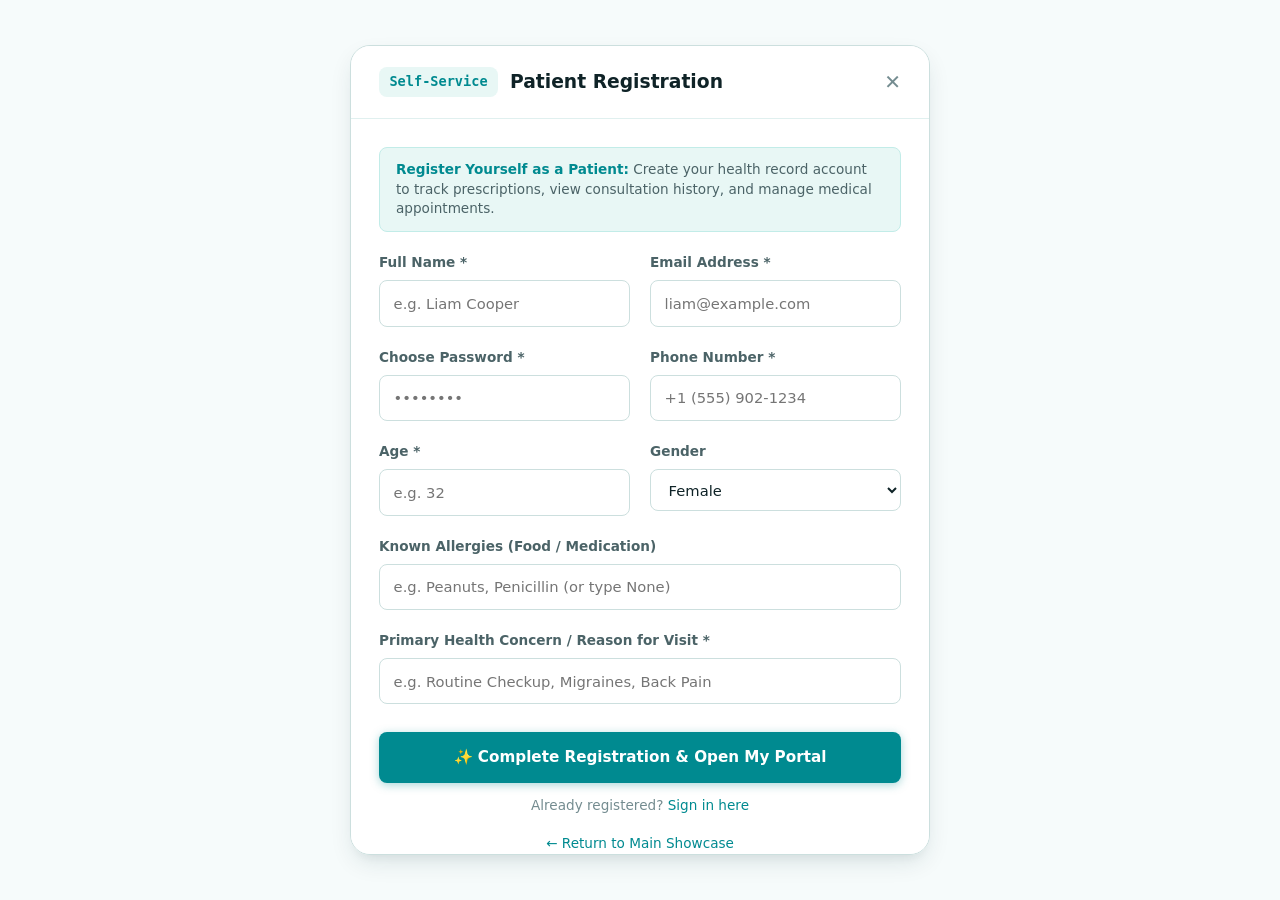
<file: login/signup/index.html>
<!DOCTYPE html>
<html lang="en">
<head>
  <meta charset="UTF-8">
  <meta name="viewport" content="width=device-width, initial-scale=1.0">
  <title>Patient Self-Registration | PHRMS</title>
  <link rel="stylesheet" href="../../style.css">
</head>
<body style="min-height: 100vh; display: flex; align-items: center; justify-content: center; background-color: var(--bg-primary); padding: 1.5rem;">
  <div class="modal-box" style="display: block; max-width: 580px; width: 100%; box-shadow: var(--shadow-lg);">
    <div class="modal-header">
      <div class="modal-title-wrap">
        <span class="patient-id-badge">Self-Service</span>
        <h3>Patient Registration</h3>
      </div>
      <a href="../../index.html" class="modal-close-btn" style="text-decoration: none;">✕</a>
    </div>
    <div class="modal-body">
      <div class="signup-intro-note">
        <strong>Register Yourself as a Patient:</strong> Create your health record account to track prescriptions, view consultation history, and manage medical appointments.
      </div>

      <form id="standaloneSignupForm">
        <div class="form-grid">
          <div class="form-group">
            <label for="regName">Full Name *</label>
            <input type="text" id="regName" required placeholder="e.g. Liam Cooper">
          </div>
          <div class="form-group">
            <label for="regEmail">Email Address *</label>
            <input type="email" id="regEmail" required placeholder="liam@example.com">
          </div>
          <div class="form-group">
            <label for="regPass">Choose Password *</label>
            <input type="password" id="regPass" required minlength="4" placeholder="••••••••">
          </div>
          <div class="form-group">
            <label for="regPhone">Phone Number *</label>
            <input type="tel" id="regPhone" required placeholder="+1 (555) 902-1234">
          </div>
          <div class="form-group">
            <label for="regAge">Age *</label>
            <input type="number" id="regAge" required min="1" max="120" placeholder="e.g. 32">
          </div>
          <div class="form-group">
            <label for="regGender">Gender</label>
            <select id="regGender">
              <option value="Female">Female</option>
              <option value="Male">Male</option>
              <option value="Other">Other</option>
            </select>
          </div>
          <div class="form-group full-width">
            <label for="regAllergies">Known Allergies (Food / Medication)</label>
            <input type="text" id="regAllergies" placeholder="e.g. Peanuts, Penicillin (or type None)">
          </div>
          <div class="form-group full-width">
            <label for="regConcern">Primary Health Concern / Reason for Visit *</label>
            <input type="text" id="regConcern" required placeholder="e.g. Routine Checkup, Migraines, Back Pain">
          </div>
        </div>

        <div class="auth-form-footer">
          <button type="submit" class="btn btn-primary btn-block">
            ✨ Complete Registration &amp; Open My Portal
          </button>
          <p class="auth-switch-note">
            Already registered? <a href="../index.html">Sign in here</a>
          </p>
          <p class="auth-switch-note" style="margin-top: 0.25rem;">
            <a href="../../index.html">&larr; Return to Main Showcase</a>
          </p>
        </div>
      </form>
    </div>
  </div>

  <script>
    document.addEventListener("DOMContentLoaded", () => {
      document.getElementById("standaloneSignupForm").addEventListener("submit", (e) => {
        e.preventDefault();

        const name = document.getElementById("regName").value.trim();
        const email = document.getElementById("regEmail").value.trim().toLowerCase();
        const password = document.getElementById("regPass").value;
        const phone = document.getElementById("regPhone").value.trim();
        const age = parseInt(document.getElementById("regAge").value, 10);
        const gender = document.getElementById("regGender").value;
        const allergies = document.getElementById("regAllergies").value.trim() || "None reported";
        const concern = document.getElementById("regConcern").value.trim();

        const users = JSON.parse(localStorage.getItem("phrms_users") || "[]");
        const patients = JSON.parse(localStorage.getItem("phrms_patients") || "[]");

        if (users.some(u => u.email.toLowerCase() === email)) {
          alert("This email is already registered. Please sign in.");
          return;
        }

        const today = new Date().toISOString().split("T")[0];
        const nextVisit = new Date();
        nextVisit.setDate(nextVisit.getDate() + 14);
        const nextApptStr = nextVisit.toISOString().split("T")[0];

        const newPatientId = "P-" + (100 + patients.length + 1);

        const newPatientRecord = {
          id: newPatientId,
          name,
          age,
          gender,
          contact: phone,
          allergies,
          diagnosis: concern,
          lastVisit: today,
          nextAppt: nextApptStr,
          medication: "Daily Multivitamin 1 tablet (08:00 AM)",
          medTime: "08:00 AM",
          bloodGroup: "O+",
          address: "Registered Online",
          notes: `Self-registered on ${today}. Chief complaint: ${concern}. Pending initial doctor consultation.`
        };

        const newPatientUser = {
          id: "USR-PAT-" + (users.length + 1),
          name,
          email,
          password,
          role: "patient",
          roleLabel: "Self-Registered Patient",
          patientId: newPatientId,
          createdAt: today
        };

        patients.unshift(newPatientRecord);
        users.unshift(newPatientUser);

        localStorage.setItem("phrms_patients", JSON.stringify(patients));
        localStorage.setItem("phrms_users", JSON.stringify(users));
        localStorage.setItem("phrms_current_user", JSON.stringify(newPatientUser));

        alert(`Welcome, ${name}! Your patient account (${newPatientId}) has been created.`);
        window.location.href = "../../index.html#demo";
      });
    });
  </script>
</body>
</html>
</file>
<file: style.css>
/* ==========================================================================
   Patient Health Record Management System (PHRMS)
   Fast, Lightweight, Modern Static Stylesheet
   ========================================================================== */

:root {
  /* Palette directly aligned with the presentation */
  --brand-dark: #0c333a;
  --brand-dark-soft: #13424a;
  --brand-teal: #008a90;
  --brand-teal-light: #14b8a6;
  --brand-teal-glow: rgba(0, 138, 144, 0.25);
  --brand-mint: #e8f7f5;
  --brand-mint-border: #c2ece8;

  --accent-red: #ef4444;
  --accent-red-bg: #fee2e2;
  --accent-amber: #f59e0b;
  --accent-amber-bg: #fef3c7;
  --accent-green: #10b981;
  --accent-green-bg: #d1fae5;
  --accent-blue: #3b82f6;
  --accent-blue-bg: #dbeafe;

  /* Theme tokens - Light Mode (Default) */
  --bg-primary: #f6fbfb;
  --bg-surface: #ffffff;
  --bg-surface-alt: #f0f8f7;
  --bg-card: #ffffff;
  --bg-card-hover: #fafffe;
  --text-primary: #0f2327;
  --text-secondary: #4b6367;
  --text-muted: #748c90;
  --text-inverse: #ffffff;
  --border-light: #e0f0ef;
  --border-subtle: #ccdfde;
  --nav-bg: rgba(246, 251, 251, 0.88);
  --modal-overlay: rgba(12, 51, 58, 0.65);
  --shadow-sm: 0 1px 3px rgba(12, 51, 58, 0.06), 0 1px 2px rgba(12, 51, 58, 0.04);
  --shadow-md: 0 4px 14px rgba(12, 51, 58, 0.08);
  --shadow-lg: 0 10px 25px -4px rgba(12, 51, 58, 0.12), 0 8px 10px -6px rgba(12, 51, 58, 0.06);
  --shadow-teal: 0 8px 24px rgba(0, 138, 144, 0.22);
  --radius-sm: 8px;
  --radius-md: 14px;
  --radius-lg: 20px;
  --radius-pill: 9999px;
  --transition-fast: 0.18s cubic-bezier(0.4, 0, 0.2, 1);
  --transition-normal: 0.28s cubic-bezier(0.4, 0, 0.2, 1);
}

/* Dark Theme Overrides */
[data-theme="dark"] {
  --bg-primary: #071e22;
  --bg-surface: #0c2b31;
  --bg-surface-alt: #10363e;
  --bg-card: #0f333a;
  --bg-card-hover: #133f48;
  --text-primary: #edf8f8;
  --text-secondary: #a2c2c6;
  --text-muted: #73989e;
  --border-light: #16464f;
  --border-subtle: #1e5a66;
  --nav-bg: rgba(7, 30, 34, 0.9);
  --modal-overlay: rgba(3, 11, 13, 0.8);
  --shadow-sm: 0 2px 6px rgba(0, 0, 0, 0.35);
  --shadow-md: 0 6px 18px rgba(0, 0, 0, 0.45);
  --shadow-lg: 0 12px 30px rgba(0, 0, 0, 0.6);
  --brand-mint: #113c44;
  --brand-mint-border: #1d5560;
}

/* Base Reset & Typography */
*, *::before, *::after {
  box-sizing: border-box;
  margin: 0;
  padding: 0;
}

html {
  scroll-behavior: smooth;
  font-family: system-ui, -apple-system, BlinkMacSystemFont, "Segoe UI", Roboto, "Helvetica Neue", Arial, sans-serif;
  font-size: 16px;
  line-height: 1.6;
  color: var(--text-primary);
  background-color: var(--bg-primary);
  -webkit-font-smoothing: antialiased;
}

body {
  overflow-x: hidden;
  min-height: 100vh;
  display: flex;
  flex-direction: column;
}

main {
  flex: 1;
}

a {
  color: var(--brand-teal);
  text-decoration: none;
  transition: color var(--transition-fast);
}

a:hover {
  color: var(--brand-teal-light);
}

img, svg {
  display: block;
  max-width: 100%;
}

button, input, select, textarea {
  font: inherit;
}

/* Container */
.container {
  width: 100%;
  max-width: 1200px;
  margin-left: auto;
  margin-right: auto;
  padding-left: 1.5rem;
  padding-right: 1.5rem;
}

/* Sections */
.section {
  padding: 5rem 0;
  position: relative;
}

.section-header {
  margin-bottom: 3.5rem;
}

.text-center {
  text-align: center;
}

.section-tag {
  display: inline-block;
  padding: 0.35rem 1rem;
  background-color: var(--brand-mint);
  border: 1px solid var(--brand-mint-border);
  color: var(--brand-teal);
  font-weight: 600;
  font-size: 0.85rem;
  text-transform: uppercase;
  letter-spacing: 0.05em;
  border-radius: var(--radius-pill);
  margin-bottom: 0.85rem;
}

.section-tag-danger {
  background-color: var(--accent-red-bg);
  color: #b91c1c;
  border-color: #fca5a5;
}

.section-tag-safe {
  background-color: var(--accent-green-bg);
  color: #047857;
  border-color: #a7f3d0;
}

.section-tag-primary {
  background-color: rgba(0, 138, 144, 0.15);
  color: var(--brand-teal);
  border-color: rgba(0, 138, 144, 0.3);
}

.section-title {
  font-size: 2.25rem;
  font-weight: 800;
  color: var(--text-primary);
  line-height: 1.25;
  margin-bottom: 0.75rem;
}

.section-subtitle {
  font-size: 1.1rem;
  color: var(--text-secondary);
  max-width: 680px;
  margin-left: auto;
  margin-right: auto;
}

/* Buttons */
.btn {
  display: inline-flex;
  align-items: center;
  justify-content: center;
  gap: 0.5rem;
  padding: 0.75rem 1.4rem;
  font-weight: 600;
  font-size: 0.95rem;
  border-radius: var(--radius-sm);
  border: 1px solid transparent;
  cursor: pointer;
  transition: all var(--transition-fast);
  white-space: nowrap;
}

.btn-primary {
  background-color: var(--brand-teal);
  color: var(--text-inverse);
  box-shadow: 0 2px 10px rgba(0, 138, 144, 0.35);
}

.btn-primary:hover {
  background-color: #00767c;
  color: #ffffff;
  transform: translateY(-1px);
  box-shadow: 0 4px 14px rgba(0, 138, 144, 0.45);
}

.btn-secondary {
  background-color: var(--bg-surface-alt);
  color: var(--text-primary);
  border-color: var(--border-subtle);
}

.btn-secondary:hover {
  background-color: var(--brand-mint);
  border-color: var(--brand-teal);
  color: var(--brand-teal);
}

.btn-outline {
  background-color: transparent;
  color: var(--text-primary);
  border-color: var(--border-subtle);
}

.btn-outline:hover {
  border-color: var(--brand-teal);
  color: var(--brand-teal);
  background-color: rgba(0, 138, 144, 0.05);
}

.btn-sm {
  padding: 0.45rem 0.9rem;
  font-size: 0.85rem;
}

.btn-xs {
  padding: 0.25rem 0.6rem;
  font-size: 0.75rem;
}

.btn-lg {
  padding: 0.9rem 1.8rem;
  font-size: 1.05rem;
}

/* Header & Nav */
.navbar {
  position: sticky;
  top: 0;
  z-index: 1000;
  backdrop-filter: blur(12px);
  -webkit-backdrop-filter: blur(12px);
  background-color: var(--nav-bg);
  border-bottom: 1px solid var(--border-light);
  transition: background-color var(--transition-fast), border-color var(--transition-fast);
}

.nav-container {
  max-width: 1200px;
  margin: 0 auto;
  padding: 0.75rem 1.5rem;
  display: flex;
  align-items: center;
  justify-content: space-between;
}

.brand-logo {
  display: flex;
  align-items: center;
  gap: 0.75rem;
  text-decoration: none;
}

.logo-icon-wrap {
  position: relative;
  width: 42px;
  height: 42px;
}

.logo-svg {
  width: 100%;
  height: 100%;
}

.doctor-badge {
  position: absolute;
  top: -4px;
  right: -6px;
  font-size: 14px;
  background: var(--bg-surface);
  border-radius: 50%;
  box-shadow: 0 1px 4px rgba(0,0,0,0.2);
  line-height: 1;
}

.brand-text {
  display: flex;
  flex-direction: column;
}

.brand-title {
  font-weight: 800;
  font-size: 1.25rem;
  color: var(--brand-teal);
  line-height: 1.1;
  letter-spacing: -0.02em;
}

.brand-subtitle {
  font-size: 0.7rem;
  color: var(--text-muted);
  font-weight: 500;
  text-transform: uppercase;
  letter-spacing: 0.08em;
}

.nav-links {
  display: flex;
  align-items: center;
  gap: 1.5rem;
}

.nav-link {
  font-weight: 600;
  font-size: 0.9rem;
  color: var(--text-secondary);
  transition: color var(--transition-fast);
  padding: 0.35rem 0.2rem;
  position: relative;
}

.nav-link:hover {
  color: var(--brand-teal);
}

.nav-link.nav-highlight {
  color: var(--brand-teal);
  background: var(--brand-mint);
  padding: 0.35rem 0.8rem;
  border-radius: var(--radius-pill);
}

.nav-actions {
  display: flex;
  align-items: center;
  gap: 0.6rem;
}

.theme-toggle-btn {
  background: var(--bg-surface-alt);
  border: 1px solid var(--border-subtle);
  border-radius: var(--radius-sm);
  width: 38px;
  height: 38px;
  display: flex;
  align-items: center;
  justify-content: center;
  cursor: pointer;
  font-size: 1rem;
  color: var(--text-primary);
  transition: all var(--transition-fast);
}

.theme-toggle-btn:hover {
  border-color: var(--brand-teal);
  transform: rotate(15deg);
}

[data-theme="dark"] .light-icon {
  display: inline;
}
[data-theme="dark"] .dark-icon {
  display: none;
}
:root:not([data-theme="dark"]) .light-icon {
  display: none;
}
:root:not([data-theme="dark"]) .dark-icon {
  display: inline;
}

.mobile-menu-btn {
  display: none;
  background: transparent;
  border: none;
  cursor: pointer;
  width: 36px;
  height: 36px;
  flex-direction: column;
  justify-content: center;
  align-items: center;
  gap: 5px;
}

.mobile-menu-btn span {
  display: block;
  width: 22px;
  height: 2px;
  background-color: var(--text-primary);
  border-radius: 2px;
  transition: transform 0.2s, opacity 0.2s;
}

/* Hero Section */
.hero-section {
  padding: 4rem 0 3rem;
  background: radial-gradient(circle at 85% 20%, rgba(0, 138, 144, 0.08) 0%, transparent 60%),
              radial-gradient(circle at 15% 80%, rgba(20, 184, 166, 0.05) 0%, transparent 50%);
}

.hero-grid {
  display: grid;
  grid-template-columns: 1.15fr 0.85fr;
  align-items: center;
  gap: 3.5rem;
}

.hero-badge {
  display: inline-flex;
  align-items: center;
  gap: 0.5rem;
  font-size: 0.85rem;
  font-weight: 600;
  color: var(--brand-teal);
  background: var(--brand-mint);
  border: 1px solid var(--brand-mint-border);
  padding: 0.35rem 0.9rem;
  border-radius: var(--radius-pill);
  margin-bottom: 1.5rem;
}

.badge-dot {
  width: 8px;
  height: 8px;
  border-radius: 50%;
  background-color: var(--brand-teal);
  animation: pulse-dot 2s infinite;
}

@keyframes pulse-dot {
  0% { transform: scale(0.95); opacity: 0.7; }
  50% { transform: scale(1.3); opacity: 1; }
  100% { transform: scale(0.95); opacity: 0.7; }
}

.hero-title {
  font-size: 3.2rem;
  font-weight: 800;
  line-height: 1.15;
  letter-spacing: -0.03em;
  margin-bottom: 1.25rem;
  color: var(--text-primary);
}

.gradient-text {
  background: linear-gradient(135deg, var(--brand-teal) 0%, #06b6d4 100%);
  -webkit-background-clip: text;
  -webkit-text-fill-color: transparent;
}

.hero-desc {
  font-size: 1.15rem;
  color: var(--text-secondary);
  line-height: 1.6;
  margin-bottom: 1.5rem;
}

.tagline-pills {
  display: flex;
  align-items: center;
  gap: 0.75rem;
  margin-bottom: 1.25rem;
}

.pill-tag {
  font-size: 1.05rem;
  font-weight: 700;
  color: var(--brand-teal);
  letter-spacing: 0.02em;
}

.pill-dot {
  color: var(--text-muted);
}

.hero-quote {
  font-style: italic;
  font-size: 1.05rem;
  color: var(--text-secondary);
  border-left: 3px solid var(--brand-teal);
  padding-left: 1rem;
  margin-bottom: 2rem;
}

.hero-cta-group {
  display: flex;
  flex-wrap: wrap;
  gap: 1rem;
  margin-bottom: 2.25rem;
}

.hero-authors {
  display: flex;
  align-items: center;
  gap: 0.75rem;
  font-size: 0.9rem;
  color: var(--text-muted);
  border-top: 1px solid var(--border-light);
  padding-top: 1.25rem;
}

.authors-label {
  font-weight: 600;
  color: var(--text-secondary);
}

.authors-list {
  display: flex;
  align-items: center;
  gap: 0.5rem;
}

.author-tag {
  font-weight: 700;
  color: var(--brand-teal);
}

.author-sep {
  color: var(--text-muted);
}

/* Hero Graphic / Emblem */
.hero-graphic {
  position: relative;
  display: flex;
  justify-content: center;
}

.pulse-emblem-card {
  position: relative;
  width: 360px;
  height: 380px;
  display: flex;
  flex-direction: column;
  align-items: center;
  justify-content: center;
}

.emblem-circle-outer {
  position: relative;
  width: 240px;
  height: 240px;
  border-radius: 50%;
  background: radial-gradient(circle, rgba(0, 138, 144, 0.15) 0%, rgba(0, 138, 144, 0.05) 70%, transparent 70%);
  display: flex;
  align-items: center;
  justify-content: center;
  animation: float-gentle 4s ease-in-out infinite;
}

@keyframes float-gentle {
  0%, 100% { transform: translateY(0); }
  50% { transform: translateY(-8px); }
}

.emblem-circle-inner {
  width: 170px;
  height: 170px;
  border-radius: 50%;
  background: var(--brand-teal);
  display: flex;
  align-items: center;
  justify-content: center;
  box-shadow: 0 12px 30px rgba(0, 138, 144, 0.35);
}

.hero-heart-svg {
  width: 100px;
  height: 100px;
}

.floating-badge {
  position: absolute;
  background: var(--bg-surface);
  border: 1px solid var(--border-subtle);
  padding: 0.4rem 0.85rem;
  border-radius: var(--radius-pill);
  box-shadow: var(--shadow-md);
  font-size: 0.8rem;
  font-weight: 700;
  color: var(--text-primary);
  display: flex;
  align-items: center;
  gap: 0.35rem;
}

.badge-med {
  top: 10px;
  left: -20px;
}

.badge-doc {
  top: 30px;
  right: -25px;
}

.badge-time {
  bottom: 25px;
  right: -10px;
}

.glass-dashboard-card {
  position: absolute;
  bottom: 0;
  width: 100%;
  max-width: 320px;
  background: var(--bg-surface);
  border: 1px solid var(--border-subtle);
  border-radius: var(--radius-md);
  padding: 0.85rem 1rem;
  box-shadow: var(--shadow-lg);
  backdrop-filter: blur(10px);
}

.card-header-bar {
  display: flex;
  align-items: center;
  justify-content: space-between;
  margin-bottom: 0.75rem;
  padding-bottom: 0.5rem;
  border-bottom: 1px solid var(--border-light);
}

.dots {
  display: flex;
  gap: 4px;
}

.dots span {
  width: 7px;
  height: 7px;
  border-radius: 50%;
  background: var(--border-subtle);
}

.card-bar-title {
  font-size: 0.75rem;
  font-weight: 600;
  color: var(--text-secondary);
}

.status-live {
  font-size: 0.7rem;
  font-weight: 700;
  color: var(--accent-green);
}

.stats-mini-row {
  display: flex;
  justify-content: space-between;
  text-align: center;
}

.stat-mini .stat-val {
  display: block;
  font-weight: 800;
  font-size: 1.1rem;
  color: var(--brand-teal);
  line-height: 1.2;
}

.stat-mini .stat-lbl {
  font-size: 0.7rem;
  color: var(--text-muted);
}

/* Metrics Strip */
.metrics-strip {
  margin-top: 3.5rem;
  background-color: var(--bg-surface);
  border: 1px solid var(--border-light);
  border-radius: var(--radius-lg);
  padding: 1.75rem 2rem;
  display: flex;
  align-items: center;
  justify-content: space-between;
  box-shadow: var(--shadow-sm);
}

.metric-item {
  display: flex;
  align-items: center;
  gap: 1.25rem;
  flex: 1;
}

.metric-icon {
  font-size: 2.2rem;
  width: 54px;
  height: 54px;
  border-radius: var(--radius-md);
  background-color: var(--brand-mint);
  display: flex;
  align-items: center;
  justify-content: center;
  flex-shrink: 0;
}

.metric-text h3 {
  font-size: 1.15rem;
  font-weight: 700;
  color: var(--text-primary);
  margin-bottom: 0.2rem;
}

.metric-text p {
  font-size: 0.88rem;
  color: var(--text-secondary);
  line-height: 1.4;
}

.metric-divider {
  width: 1px;
  height: 50px;
  background-color: var(--border-light);
  margin: 0 1.5rem;
}

/* The Problem Section */
.problem-section {
  background-color: var(--bg-surface-alt);
}

.problem-list {
  display: flex;
  flex-direction: column;
  gap: 1rem;
  max-width: 960px;
  margin: 0 auto;
}

.problem-card {
  display: grid;
  grid-template-columns: 50px 220px 1fr 140px;
  align-items: center;
  gap: 1.5rem;
  background: var(--bg-card);
  border: 1px solid var(--border-light);
  border-radius: var(--radius-md);
  padding: 1.25rem 1.75rem;
  box-shadow: var(--shadow-sm);
  transition: transform var(--transition-fast), border-color var(--transition-fast), box-shadow var(--transition-fast);
}

.problem-card:hover {
  transform: translateX(4px);
  border-color: #fca5a5;
  box-shadow: 0 4px 16px rgba(239, 68, 68, 0.1);
}

.problem-badge {
  width: 42px;
  height: 42px;
  border-radius: 50%;
  background-color: #f87171;
  color: #ffffff;
  display: flex;
  align-items: center;
  justify-content: center;
  font-weight: 800;
  font-size: 1.1rem;
  flex-shrink: 0;
}

.problem-title-col h3 {
  font-size: 1.15rem;
  font-weight: 700;
  color: var(--text-primary);
}

.problem-desc-col p {
  font-size: 0.95rem;
  color: var(--text-secondary);
  line-height: 1.45;
}

.problem-impact {
  justify-self: end;
  font-size: 0.75rem;
  font-weight: 700;
  text-transform: uppercase;
  letter-spacing: 0.05em;
  padding: 0.35rem 0.75rem;
  border-radius: var(--radius-pill);
  background-color: var(--accent-red-bg);
  color: #b91c1c;
  white-space: nowrap;
}

/* Solution Grid */
.solution-grid {
  display: grid;
  grid-template-columns: repeat(auto-fit, minmax(320px, 1fr));
  gap: 1.75rem;
}

.solution-card {
  background: var(--bg-card);
  border: 1px solid var(--border-light);
  border-radius: var(--radius-lg);
  padding: 2rem 1.75rem;
  box-shadow: var(--shadow-sm);
  display: flex;
  gap: 1.5rem;
  transition: transform var(--transition-fast), box-shadow var(--transition-fast), border-color var(--transition-fast);
}

.solution-card:hover {
  transform: translateY(-4px);
  box-shadow: var(--shadow-md);
  border-color: var(--brand-teal);
}

.solution-icon-wrap {
  width: 56px;
  height: 56px;
  border-radius: 50%;
  display: flex;
  align-items: center;
  justify-content: center;
  flex-shrink: 0;
}

.icon-teal { background-color: rgba(0, 138, 144, 0.15); color: var(--brand-teal); }
.icon-cyan { background-color: rgba(6, 182, 212, 0.15); color: #0891b2; }
.icon-blue { background-color: rgba(59, 130, 246, 0.15); color: var(--accent-blue); }
.icon-amber { background-color: rgba(245, 158, 11, 0.15); color: #d97706; }
.icon-emerald { background-color: rgba(16, 185, 129, 0.15); color: var(--accent-green); }

.solution-body {
  flex: 1;
}

.pillar-label {
  display: inline-block;
  font-size: 0.75rem;
  font-weight: 700;
  color: var(--brand-teal);
  text-transform: uppercase;
  letter-spacing: 0.08em;
  margin-bottom: 0.35rem;
}

.solution-body h3 {
  font-size: 1.35rem;
  font-weight: 700;
  color: var(--text-primary);
  margin-bottom: 0.5rem;
}

.solution-body p {
  font-size: 0.92rem;
  color: var(--text-secondary);
  line-height: 1.5;
  margin-bottom: 0.85rem;
}

.solution-bullet-list {
  list-style: none;
  font-size: 0.82rem;
  color: var(--text-muted);
}

.solution-bullet-list li {
  position: relative;
  padding-left: 1.1rem;
  margin-bottom: 0.25rem;
}

.solution-bullet-list li::before {
  content: "✓";
  position: absolute;
  left: 0;
  color: var(--brand-teal);
  font-weight: 800;
}

/* Features Section */
.features-section {
  background-color: var(--bg-surface-alt);
}

.features-wrapper {
  max-width: 960px;
  margin: 0 auto;
  display: flex;
  flex-direction: column;
  gap: 1rem;
}

.feature-row {
  display: grid;
  grid-template-columns: 56px 210px 1fr 140px;
  align-items: center;
  gap: 1.5rem;
  background: var(--bg-card);
  border: 1px solid var(--border-light);
  border-radius: var(--radius-md);
  padding: 1.25rem 1.75rem;
  box-shadow: var(--shadow-sm);
  transition: transform var(--transition-fast), border-color var(--transition-fast);
}

.feature-row:hover {
  transform: translateX(4px);
  border-color: var(--brand-teal);
}

.feature-icon-badge {
  width: 44px;
  height: 44px;
  border-radius: 50%;
  background: var(--brand-teal);
  color: #ffffff;
  display: flex;
  align-items: center;
  justify-content: center;
  flex-shrink: 0;
}

.feature-title h3 {
  font-size: 1.15rem;
  font-weight: 700;
  color: var(--text-primary);
}

.feature-desc p {
  font-size: 0.95rem;
  color: var(--text-secondary);
  line-height: 1.45;
}

.feature-tag {
  justify-self: end;
  font-size: 0.75rem;
  font-weight: 700;
  text-transform: uppercase;
  letter-spacing: 0.05em;
  padding: 0.35rem 0.75rem;
  border-radius: var(--radius-pill);
  background-color: var(--brand-mint);
  color: var(--brand-teal);
  white-space: nowrap;
}

/* How It Works Section */
.workflow-section {
  position: relative;
}

.workflow-steps-container {
  display: flex;
  align-items: center;
  justify-content: space-between;
  gap: 1rem;
  margin-bottom: 2.5rem;
}

.step-card {
  background: var(--bg-surface);
  border: 1px solid var(--border-light);
  border-radius: var(--radius-lg);
  padding: 2rem 1.5rem;
  text-align: center;
  flex: 1;
  box-shadow: var(--shadow-sm);
  position: relative;
  transition: transform var(--transition-fast), border-color var(--transition-fast);
}

.step-card:hover {
  transform: translateY(-4px);
  border-color: var(--brand-teal);
}

.step-card.highlight-step {
  border-color: var(--brand-teal-light);
  background: linear-gradient(180deg, var(--bg-surface) 0%, rgba(20, 184, 166, 0.04) 100%);
}

.step-circle {
  width: 64px;
  height: 64px;
  border-radius: 50%;
  background-color: var(--brand-teal);
  color: #ffffff;
  font-size: 1.75rem;
  font-weight: 800;
  display: flex;
  align-items: center;
  justify-content: center;
  margin: 0 auto 1.25rem;
  box-shadow: 0 6px 16px rgba(0, 138, 144, 0.3);
}

.step-card h3 {
  font-size: 1.25rem;
  font-weight: 700;
  color: var(--text-primary);
  margin-bottom: 0.5rem;
}

.step-card p {
  font-size: 0.88rem;
  color: var(--text-secondary);
  line-height: 1.45;
  margin-bottom: 1.25rem;
}

.step-badge {
  display: inline-block;
  font-size: 0.72rem;
  font-weight: 700;
  text-transform: uppercase;
  letter-spacing: 0.05em;
  padding: 0.25rem 0.7rem;
  border-radius: var(--radius-pill);
  background-color: var(--bg-surface-alt);
  color: var(--text-muted);
}

.step-badge.recurring-badge {
  background-color: var(--brand-mint);
  color: var(--brand-teal);
  font-weight: 800;
}

.step-arrow {
  color: var(--brand-teal);
  display: flex;
  align-items: center;
  justify-content: center;
  flex-shrink: 0;
}

.cycle-callout {
  max-width: 780px;
  margin: 0 auto;
  background-color: var(--brand-mint);
  border: 1px dashed var(--brand-teal);
  border-radius: var(--radius-md);
  padding: 1.25rem 1.75rem;
  display: flex;
  align-items: center;
  gap: 1rem;
}

.cycle-callout-icon {
  font-size: 1.75rem;
  flex-shrink: 0;
}

.cycle-callout-text {
  font-size: 0.92rem;
  color: var(--text-primary);
  line-height: 1.5;
}

.cycle-callout-text strong {
  color: var(--brand-teal);
  font-weight: 700;
}

/* Security Section */
.security-section {
  background-color: var(--brand-dark);
  color: #ffffff;
}

.security-section .section-title {
  color: #ffffff;
}

.security-section .section-subtitle {
  color: #b0cbd0;
}

.security-grid {
  display: grid;
  grid-template-columns: repeat(auto-fit, minmax(260px, 1fr));
  gap: 1.75rem;
}

.security-card {
  background: var(--brand-dark-soft);
  border: 1px solid rgba(255, 255, 255, 0.08);
  border-radius: var(--radius-lg);
  padding: 2.25rem 1.75rem;
  transition: transform var(--transition-fast), background-color var(--transition-fast);
}

.security-card:hover {
  transform: translateY(-4px);
  background-color: #174d57;
}

.security-icon-circle {
  width: 56px;
  height: 56px;
  border-radius: 50%;
  background: var(--brand-teal);
  color: #ffffff;
  display: flex;
  align-items: center;
  justify-content: center;
  margin-bottom: 1.25rem;
}

.security-card h3 {
  font-size: 1.2rem;
  font-weight: 700;
  margin-bottom: 0.65rem;
  color: #ffffff;
}

.security-card p {
  font-size: 0.9rem;
  color: #b0cbd0;
  line-height: 1.55;
}

/* Live Demo Interactive Card */
.demo-section {
  background-color: var(--bg-surface-alt);
}

.demo-card-container {
  background: var(--bg-card);
  border: 1px solid var(--border-subtle);
  border-radius: var(--radius-lg);
  box-shadow: var(--shadow-lg);
  overflow: hidden;
}

.demo-top-bar {
  display: flex;
  align-items: center;
  justify-content: space-between;
  padding: 1rem 1.5rem;
  background-color: var(--bg-surface-alt);
  border-bottom: 1px solid var(--border-light);
  flex-wrap: wrap;
  gap: 1rem;
}

.demo-tabs {
  display: flex;
  gap: 0.5rem;
  flex-wrap: wrap;
}

.demo-tab-btn {
  display: inline-flex;
  align-items: center;
  gap: 0.4rem;
  padding: 0.5rem 1rem;
  border-radius: var(--radius-sm);
  background: transparent;
  border: 1px solid transparent;
  font-size: 0.9rem;
  font-weight: 600;
  color: var(--text-secondary);
  cursor: pointer;
  transition: all var(--transition-fast);
}

.demo-tab-btn:hover {
  color: var(--brand-teal);
  background: rgba(0, 138, 144, 0.08);
}

.demo-tab-btn.active {
  background: var(--brand-teal);
  color: #ffffff;
  border-color: var(--brand-teal);
}

.demo-meta {
  display: flex;
  align-items: center;
  gap: 0.75rem;
}

.clinic-mode-pill {
  font-size: 0.75rem;
  font-weight: 700;
  color: var(--accent-green);
  background: var(--accent-green-bg);
  padding: 0.25rem 0.65rem;
  border-radius: var(--radius-pill);
}

.demo-tab-content {
  display: none;
  padding: 1.75rem;
}

.demo-tab-content.active {
  display: block;
}

/* Search Bar in Demo */
.search-bar-wrap {
  display: flex;
  flex-wrap: wrap;
  align-items: center;
  justify-content: space-between;
  gap: 1rem;
  margin-bottom: 1.5rem;
}

.search-input-box {
  display: flex;
  align-items: center;
  gap: 0.65rem;
  background: var(--bg-surface-alt);
  border: 1px solid var(--border-subtle);
  border-radius: var(--radius-md);
  padding: 0.6rem 1rem;
  flex: 1;
  min-width: 280px;
  color: var(--text-primary);
  transition: border-color var(--transition-fast), box-shadow var(--transition-fast);
}

.search-input-box:focus-within {
  border-color: var(--brand-teal);
  box-shadow: 0 0 0 3px var(--brand-teal-glow);
}

.search-input-box input {
  border: none;
  background: transparent;
  width: 100%;
  color: var(--text-primary);
  outline: none;
  font-size: 0.95rem;
}

.search-clear-btn {
  background: transparent;
  border: none;
  color: var(--text-muted);
  cursor: pointer;
  font-size: 0.9rem;
  padding: 0.2rem;
}

.search-clear-btn:hover {
  color: var(--text-primary);
}

.filter-pills {
  display: flex;
  gap: 0.5rem;
}

.filter-pill {
  font-size: 0.8rem;
  font-weight: 600;
  padding: 0.35rem 0.85rem;
  border-radius: var(--radius-pill);
  background: var(--bg-surface-alt);
  border: 1px solid var(--border-light);
  color: var(--text-secondary);
  cursor: pointer;
  transition: all var(--transition-fast);
}

.filter-pill:hover, .filter-pill.active {
  background: var(--brand-mint);
  border-color: var(--brand-teal);
  color: var(--brand-teal);
}

/* Patient Table */
.patient-table-wrap {
  overflow-x: auto;
}

.patient-table {
  width: 100%;
  border-collapse: collapse;
  text-align: left;
  font-size: 0.9rem;
}

.patient-table th {
  padding: 0.85rem 1rem;
  background: var(--bg-surface-alt);
  color: var(--text-secondary);
  font-weight: 700;
  border-bottom: 2px solid var(--border-light);
  font-size: 0.82rem;
  text-transform: uppercase;
  letter-spacing: 0.04em;
}

.patient-table td {
  padding: 0.9rem 1rem;
  border-bottom: 1px solid var(--border-light);
  color: var(--text-primary);
  vertical-align: middle;
}

.patient-table tbody tr {
  transition: background-color var(--transition-fast);
}

.patient-table tbody tr:hover {
  background-color: rgba(0, 138, 144, 0.04);
}

.table-id-badge {
  font-family: monospace;
  font-weight: 700;
  background: var(--brand-mint);
  color: var(--brand-teal);
  padding: 0.2rem 0.5rem;
  border-radius: 4px;
  font-size: 0.82rem;
}

.table-diag-badge {
  display: inline-block;
  padding: 0.2rem 0.55rem;
  border-radius: var(--radius-pill);
  font-size: 0.78rem;
  font-weight: 600;
  background: var(--bg-surface-alt);
  color: var(--text-secondary);
}

.table-alert-badge {
  color: #b91c1c;
  background: var(--accent-red-bg);
}

.no-results {
  text-align: center;
  padding: 3rem 1rem;
  color: var(--text-secondary);
  font-size: 1rem;
}

.hidden {
  display: none !important;
}

/* Patient Form */
.patient-form {
  max-width: 800px;
  margin: 0 auto;
}

.form-grid {
  display: grid;
  grid-template-columns: 1fr 1fr;
  gap: 1.25rem;
  margin-bottom: 1.75rem;
}

.form-group {
  display: flex;
  flex-direction: column;
  gap: 0.4rem;
}

.form-group.full-width {
  grid-column: 1 / -1;
}

.form-group label {
  font-size: 0.85rem;
  font-weight: 600;
  color: var(--text-secondary);
}

.form-group input, .form-group select, .form-group textarea {
  padding: 0.65rem 0.85rem;
  border: 1px solid var(--border-subtle);
  border-radius: var(--radius-sm);
  background-color: var(--bg-surface);
  color: var(--text-primary);
  outline: none;
  font-size: 0.92rem;
  transition: border-color var(--transition-fast), box-shadow var(--transition-fast);
}

.form-group input:focus, .form-group select:focus, .form-group textarea:focus {
  border-color: var(--brand-teal);
  box-shadow: 0 0 0 3px var(--brand-teal-glow);
}

.form-actions {
  display: flex;
  gap: 1rem;
  justify-content: flex-end;
}

/* Reminders List */
.reminder-header {
  margin-bottom: 1.5rem;
}

.reminder-header h3 {
  font-size: 1.25rem;
  font-weight: 700;
  color: var(--text-primary);
}

.reminder-header p {
  font-size: 0.9rem;
  color: var(--text-secondary);
}

.reminder-grid {
  display: grid;
  grid-template-columns: repeat(auto-fit, minmax(280px, 1fr));
  gap: 1.25rem;
}

.reminder-card {
  background: var(--bg-surface);
  border: 1px solid var(--border-light);
  border-radius: var(--radius-md);
  padding: 1.25rem;
  display: flex;
  gap: 1rem;
  align-items: flex-start;
  box-shadow: var(--shadow-sm);
  transition: transform var(--transition-fast);
}

.reminder-card:hover {
  transform: translateY(-2px);
  border-color: var(--brand-teal);
}

.reminder-pill-icon {
  width: 44px;
  height: 44px;
  border-radius: 50%;
  background: rgba(16, 185, 129, 0.15);
  color: var(--accent-green);
  font-size: 1.25rem;
  display: flex;
  align-items: center;
  justify-content: center;
  flex-shrink: 0;
}

.reminder-info h4 {
  font-size: 1rem;
  font-weight: 700;
  color: var(--text-primary);
  margin-bottom: 0.2rem;
}

.reminder-med-name {
  font-size: 0.9rem;
  font-weight: 600;
  color: var(--brand-teal);
  margin-bottom: 0.35rem;
}

.reminder-time-badge {
  display: inline-block;
  font-size: 0.75rem;
  font-weight: 700;
  color: #d97706;
  background: var(--accent-amber-bg);
  padding: 0.2rem 0.55rem;
  border-radius: var(--radius-pill);
}

/* Modal Windows */
.modal-backdrop {
  position: fixed;
  inset: 0;
  background: var(--modal-overlay);
  backdrop-filter: blur(4px);
  display: none;
  align-items: center;
  justify-content: center;
  z-index: 2000;
  padding: 1.5rem;
}

.modal-backdrop.open {
  display: flex;
}

.modal-box {
  background: var(--bg-surface);
  border-radius: var(--radius-lg);
  width: 100%;
  max-width: 620px;
  max-height: 90vh;
  overflow-y: auto;
  box-shadow: var(--shadow-lg);
  border: 1px solid var(--border-subtle);
  animation: modal-enter 0.2s ease-out;
}

@keyframes modal-enter {
  from { opacity: 0; transform: scale(0.95); }
  to { opacity: 1; transform: scale(1); }
}

.modal-header {
  padding: 1.25rem 1.75rem;
  border-bottom: 1px solid var(--border-light);
  display: flex;
  align-items: center;
  justify-content: space-between;
}

.modal-title-wrap {
  display: flex;
  align-items: center;
  gap: 0.75rem;
}

.patient-id-badge {
  font-family: monospace;
  font-weight: 800;
  font-size: 0.85rem;
  background: var(--brand-mint);
  color: var(--brand-teal);
  padding: 0.25rem 0.65rem;
  border-radius: var(--radius-sm);
}

.modal-close-btn {
  background: transparent;
  border: none;
  font-size: 1.25rem;
  cursor: pointer;
  color: var(--text-muted);
  transition: color var(--transition-fast);
}

.modal-close-btn:hover {
  color: var(--text-primary);
}

.modal-body {
  padding: 1.75rem;
}

.modal-footer {
  padding: 1rem 1.75rem;
  border-top: 1px solid var(--border-light);
  display: flex;
  justify-content: flex-end;
  gap: 0.75rem;
  background: var(--bg-surface-alt);
}

.patient-detail-grid {
  display: grid;
  grid-template-columns: repeat(2, 1fr);
  gap: 1.25rem;
  margin-bottom: 1.5rem;
}

.detail-block label {
  display: block;
  font-size: 0.78rem;
  font-weight: 700;
  text-transform: uppercase;
  color: var(--text-muted);
  margin-bottom: 0.2rem;
}

.detail-block span {
  font-size: 0.95rem;
  font-weight: 600;
  color: var(--text-primary);
}

.clinical-notes-card {
  background: var(--bg-surface-alt);
  border: 1px solid var(--border-light);
  border-radius: var(--radius-md);
  padding: 1.25rem;
  margin-top: 1rem;
}

.clinical-notes-card h4 {
  font-size: 0.95rem;
  font-weight: 700;
  color: var(--text-primary);
  margin-bottom: 0.4rem;
}

.clinical-notes-card p {
  font-size: 0.9rem;
  color: var(--text-secondary);
  line-height: 1.5;
}

/* Roadmap Grid */
.roadmap-grid {
  display: grid;
  grid-template-columns: repeat(auto-fit, minmax(300px, 1fr));
  gap: 1.75rem;
}

.roadmap-card {
  background: var(--bg-surface);
  border: 1px solid var(--border-light);
  border-radius: var(--radius-lg);
  padding: 2rem 1.75rem;
  box-shadow: var(--shadow-sm);
  transition: transform var(--transition-fast), border-color var(--transition-fast);
}

.roadmap-card:hover {
  transform: translateY(-4px);
  border-color: var(--brand-teal);
}

.roadmap-icon {
  width: 52px;
  height: 52px;
  border-radius: 50%;
  background: var(--brand-mint);
  color: var(--brand-teal);
  display: flex;
  align-items: center;
  justify-content: center;
  margin-bottom: 1.25rem;
}

.roadmap-card h3 {
  font-size: 1.25rem;
  font-weight: 700;
  color: var(--text-primary);
  margin-bottom: 0.5rem;
}

.roadmap-card p {
  font-size: 0.92rem;
  color: var(--text-secondary);
  line-height: 1.5;
}

.goal-card {
  background: linear-gradient(135deg, var(--brand-teal) 0%, #0c333a 100%);
  color: #ffffff;
  display: flex;
  align-items: center;
  gap: 1.5rem;
  grid-column: 1 / -1;
}

.goal-card .goal-icon {
  width: 64px;
  height: 64px;
  border-radius: 50%;
  background: rgba(255, 255, 255, 0.15);
  display: flex;
  align-items: center;
  justify-content: center;
  color: #ffffff;
  flex-shrink: 0;
}

.goal-badge {
  display: inline-block;
  font-size: 0.75rem;
  font-weight: 800;
  text-transform: uppercase;
  letter-spacing: 0.08em;
  background: rgba(255, 255, 255, 0.2);
  padding: 0.2rem 0.65rem;
  border-radius: var(--radius-pill);
  margin-bottom: 0.4rem;
}

.goal-title {
  font-size: 1.5rem;
  font-weight: 800;
  color: #ffffff;
  margin-bottom: 0.4rem;
}

.goal-card p {
  color: #d1f0ec;
  font-size: 0.98rem;
}

/* Conclusion Section */
.conclusion-section {
  background: var(--bg-surface-alt);
}

.conclusion-cards {
  display: grid;
  grid-template-columns: repeat(auto-fit, minmax(280px, 1fr));
  gap: 1.75rem;
  max-width: 1080px;
  margin: 0 auto;
}

.conclusion-box {
  background: var(--bg-surface);
  border: 1px solid var(--border-light);
  border-radius: var(--radius-lg);
  padding: 2.25rem 1.75rem;
  text-align: center;
  box-shadow: var(--shadow-sm);
  transition: transform var(--transition-fast), border-color var(--transition-fast);
}

.conclusion-box:hover {
  transform: translateY(-4px);
  border-color: var(--brand-teal);
}

.conclusion-box-icon {
  font-size: 2.5rem;
  margin-bottom: 1rem;
}

.conclusion-box h3 {
  font-size: 1.3rem;
  font-weight: 700;
  color: var(--text-primary);
  margin-bottom: 0.5rem;
}

.conclusion-box p {
  font-size: 0.95rem;
  color: var(--text-secondary);
  line-height: 1.5;
}

/* Presentation Slide Modal */
.presentation-modal {
  position: fixed;
  inset: 0;
  background: rgba(7, 24, 28, 0.92);
  backdrop-filter: blur(8px);
  display: none;
  align-items: center;
  justify-content: center;
  z-index: 2500;
  padding: 1.5rem;
}

.presentation-modal.open {
  display: flex;
}

.presentation-container {
  background: var(--bg-surface);
  border-radius: var(--radius-lg);
  width: 100%;
  max-width: 900px;
  overflow: hidden;
  box-shadow: 0 20px 50px rgba(0, 0, 0, 0.5);
  display: flex;
  flex-direction: column;
}

.presentation-header {
  padding: 1rem 1.5rem;
  background: var(--brand-dark);
  color: #ffffff;
  display: flex;
  align-items: center;
  justify-content: space-between;
}

.pres-title {
  display: flex;
  align-items: center;
  gap: 1rem;
  font-weight: 700;
}

.slide-indicator {
  font-size: 0.8rem;
  background: rgba(255, 255, 255, 0.15);
  padding: 0.2rem 0.6rem;
  border-radius: var(--radius-pill);
}

.pres-close-btn {
  background: transparent;
  border: none;
  color: #ffffff;
  font-size: 1.25rem;
  cursor: pointer;
}

.slide-viewport {
  min-height: 440px;
  position: relative;
  display: flex;
}

.slide-item {
  display: none;
  width: 100%;
  animation: slide-fade 0.25s ease-in-out;
}

.slide-item.active {
  display: block;
}

@keyframes slide-fade {
  from { opacity: 0; transform: scale(0.98); }
  to { opacity: 1; transform: scale(1); }
}

.slide-card {
  padding: 3rem 3.5rem;
  min-height: 440px;
  display: flex;
  flex-direction: column;
  justify-content: center;
  background: var(--bg-surface);
}

.theme-dark-slide {
  background: #0d3840;
  color: #ffffff;
  position: relative;
  overflow: hidden;
}

.slide-cover-badge {
  font-size: 2.5rem;
  margin-bottom: 0.5rem;
}

.slide-main-title {
  font-size: 2.2rem;
  font-weight: 800;
  color: #ffffff;
  margin-bottom: 0.75rem;
  max-width: 520px;
}

.slide-sub {
  font-size: 1.2rem;
  color: #9cd4db;
  margin-bottom: 2rem;
}

.slide-author-row {
  font-size: 0.95rem;
  color: #e2f4f6;
  font-weight: 600;
}

.slide-logo-circle {
  position: absolute;
  right: 40px;
  top: 50%;
  transform: translateY(-50%);
  width: 220px;
  height: 220px;
}

.slide-head {
  font-size: 2rem;
  font-weight: 800;
  color: var(--text-primary);
  margin-bottom: 1.75rem;
}

.slide-list {
  display: flex;
  flex-direction: column;
  gap: 0.85rem;
}

.slide-list-row {
  display: flex;
  align-items: center;
  gap: 0.85rem;
  background: var(--bg-surface-alt);
  padding: 0.75rem 1.25rem;
  border-radius: var(--radius-md);
  font-size: 0.95rem;
}

.slide-list-row .badge-num {
  width: 28px;
  height: 28px;
  border-radius: 50%;
  background: #f87171;
  color: #ffffff;
  display: flex;
  align-items: center;
  justify-content: center;
  font-weight: 800;
  font-size: 0.85rem;
  flex-shrink: 0;
}

.slide-list-row .icon-circle {
  font-size: 1.25rem;
  flex-shrink: 0;
}

.slide-diagram-row {
  display: flex;
  align-items: center;
  justify-content: space-between;
  gap: 0.5rem;
  margin-bottom: 2rem;
}

.flow-bubble {
  background: var(--bg-surface-alt);
  border: 1px solid var(--border-subtle);
  border-radius: var(--radius-md);
  padding: 1rem 0.8rem;
  text-align: center;
  flex: 1;
}

.flow-bubble .b-num {
  display: inline-block;
  width: 32px;
  height: 32px;
  border-radius: 50%;
  background: var(--brand-teal);
  color: #ffffff;
  font-weight: 800;
  line-height: 32px;
  margin-bottom: 0.4rem;
}

.flow-bubble h4 {
  font-size: 1rem;
  margin-bottom: 0.2rem;
}

.flow-bubble p {
  font-size: 0.75rem;
  color: var(--text-secondary);
}

.arr {
  color: var(--brand-teal);
  font-size: 1.5rem;
  font-weight: 800;
}

.slide-note-box {
  background: var(--brand-mint);
  border: 1px dashed var(--brand-teal);
  padding: 0.85rem 1.25rem;
  border-radius: var(--radius-md);
  color: var(--brand-teal);
  font-weight: 600;
  font-size: 0.9rem;
  text-align: center;
}

.slide-grid-2x2, .slide-grid-3x2 {
  display: grid;
  gap: 1rem;
}

.slide-grid-2x2 {
  grid-template-columns: 1fr 1fr;
}

.slide-grid-3x2 {
  grid-template-columns: repeat(3, 1fr);
}

.grid-box {
  background: var(--bg-surface-alt);
  border: 1px solid var(--border-light);
  border-radius: var(--radius-md);
  padding: 1.25rem;
}

.grid-box h4 {
  font-size: 1rem;
  margin-bottom: 0.3rem;
  color: var(--text-primary);
}

.grid-box p {
  font-size: 0.85rem;
  color: var(--text-secondary);
}

.goal-highlight {
  background: var(--brand-teal);
  color: #ffffff;
}

.slide-cards-3 {
  display: grid;
  grid-template-columns: repeat(3, 1fr);
  gap: 1.25rem;
}

.c-card {
  background: var(--bg-surface-alt);
  border-radius: var(--radius-md);
  padding: 1.5rem 1.25rem;
  text-align: center;
}

.c-icon {
  font-size: 2rem;
  margin-bottom: 0.5rem;
}

.c-card h3 {
  font-size: 1.1rem;
  margin-bottom: 0.35rem;
}

.c-card p {
  font-size: 0.85rem;
  color: var(--text-secondary);
}

.presentation-controls {
  padding: 1rem 1.5rem;
  background: var(--bg-surface-alt);
  border-top: 1px solid var(--border-light);
  display: flex;
  align-items: center;
  justify-content: space-between;
}

.slide-dots {
  display: flex;
  gap: 6px;
}

.slide-dot {
  width: 10px;
  height: 10px;
  border-radius: 50%;
  background: var(--border-subtle);
  cursor: pointer;
  transition: all var(--transition-fast);
}

.slide-dot.active {
  background: var(--brand-teal);
  transform: scale(1.25);
}

/* Toast */
.toast-container {
  position: fixed;
  bottom: 1.5rem;
  right: 1.5rem;
  z-index: 3000;
  display: flex;
  flex-direction: column;
  gap: 0.65rem;
}

.toast {
  background: var(--brand-dark);
  color: #ffffff;
  padding: 0.85rem 1.4rem;
  border-radius: var(--radius-md);
  box-shadow: var(--shadow-lg);
  font-size: 0.9rem;
  display: flex;
  align-items: center;
  gap: 0.6rem;
  animation: toast-in 0.25s ease-out;
}

@keyframes toast-in {
  from { opacity: 0; transform: translateY(10px); }
  to { opacity: 1; transform: translateY(0); }
}

/* Footer */
.footer {
  background: var(--brand-dark);
  color: #ffffff;
  border-top: 1px solid rgba(255, 255, 255, 0.08);
  padding-top: 4rem;
}

.footer-grid {
  display: grid;
  grid-template-columns: 1.5fr 1fr 1fr 1.2fr;
  gap: 3rem;
  margin-bottom: 3rem;
}

.footer-brand .brand-title {
  color: #ffffff;
}

.footer-brand .brand-subtitle {
  color: #9cd4db;
}

.footer-motto {
  font-style: italic;
  font-size: 1rem;
  color: #a0c2c7;
  margin: 1.25rem 0 0.5rem;
}

.footer-authors {
  font-size: 0.9rem;
  color: #8dafb4;
}

.footer-authors strong {
  color: #ffffff;
}

.footer-links-col h4 {
  font-size: 1rem;
  font-weight: 700;
  color: #ffffff;
  margin-bottom: 1.25rem;
}

.footer-links-col ul {
  list-style: none;
  display: flex;
  flex-direction: column;
  gap: 0.65rem;
}

.footer-links-col a {
  color: #a0c2c7;
  font-size: 0.9rem;
}

.footer-links-col a:hover {
  color: #ffffff;
}

.badge-list {
  display: flex;
  flex-direction: column;
  gap: 0.5rem;
}

.tech-badge {
  display: inline-block;
  font-size: 0.78rem;
  font-weight: 600;
  background: rgba(255, 255, 255, 0.07);
  border: 1px solid rgba(255, 255, 255, 0.12);
  padding: 0.35rem 0.75rem;
  border-radius: var(--radius-sm);
  color: #d1f0ec;
}

.footer-bottom {
  border-top: 1px solid rgba(255, 255, 255, 0.08);
  padding: 1.5rem 0;
  font-size: 0.85rem;
  color: #7d9fa4;
}

.footer-bottom-inner {
  display: flex;
  align-items: center;
  justify-content: space-between;
  flex-wrap: wrap;
  gap: 1rem;
}

.back-to-top {
  color: #9cd4db;
}

.back-to-top:hover {
  color: #ffffff;
}

/* Responsive Media Queries */
@media (max-width: 992px) {
  .hero-grid {
    grid-template-columns: 1fr;
    text-align: center;
    gap: 2.5rem;
  }

  .hero-title {
    font-size: 2.5rem;
  }

  .tagline-pills, .hero-cta-group, .hero-authors {
    justify-content: center;
  }

  .hero-quote {
    border-left: none;
    border-top: 2px solid var(--brand-teal);
    padding-left: 0;
    padding-top: 0.75rem;
  }

  .metrics-strip {
    flex-direction: column;
    gap: 1.5rem;
    align-items: stretch;
  }

  .metric-divider {
    display: none;
  }

  .footer-grid {
    grid-template-columns: 1fr 1fr;
    gap: 2rem;
  }

  .workflow-steps-container {
    flex-direction: column;
  }

  .step-arrow {
    transform: rotate(90deg);
  }
}

@media (max-width: 768px) {
  .nav-links {
    display: none;
    position: absolute;
    top: 100%;
    left: 0;
    right: 0;
    background: var(--bg-surface);
    flex-direction: column;
    padding: 1.5rem;
    box-shadow: var(--shadow-lg);
    border-bottom: 1px solid var(--border-light);
  }

  .nav-links.mobile-open {
    display: flex;
  }

  .mobile-menu-btn {
    display: flex;
  }

  .problem-card {
    grid-template-columns: 42px 1fr;
    gap: 0.75rem;
  }

  .problem-title-col {
    grid-column: 2;
  }

  .problem-desc-col {
    grid-column: 1 / -1;
  }

  .problem-impact {
    grid-column: 1 / -1;
    justify-self: start;
  }

  .feature-row {
    grid-template-columns: 44px 1fr;
    gap: 0.75rem;
  }

  .feature-desc {
    grid-column: 1 / -1;
  }

  .feature-tag {
    grid-column: 1 / -1;
    justify-self: start;
  }

  .form-grid {
    grid-template-columns: 1fr;
  }

  .footer-grid {
    grid-template-columns: 1fr;
  }

  .slide-card {
    padding: 2rem 1.5rem;
  }

  .slide-logo-circle {
    display: none;
  }

  .slide-grid-3x2, .slide-cards-3, .slide-diagram-row {
    grid-template-columns: 1fr;
    display: flex;
    flex-direction: column;
  }

  .slide-grid-2x2 {
    grid-template-columns: 1fr;
  }
}

/* ==========================================================================
   Authentication & Role-Based Access Control (RBAC) Styles
   ========================================================================== */

/* Auth Navbar Container & User Profile Pill */
.auth-nav-container {
  display: flex;
  align-items: center;
  gap: 0.5rem;
}

.auth-btn-group {
  display: flex;
  align-items: center;
  gap: 0.5rem;
}

.user-profile-pill {
  display: flex;
  align-items: center;
  gap: 0.65rem;
  background: var(--bg-surface-alt);
  border: 1px solid var(--border-subtle);
  padding: 0.25rem 0.6rem 0.25rem 0.4rem;
  border-radius: var(--radius-pill);
}

.user-avatar-badge {
  width: 26px;
  height: 26px;
  border-radius: 50%;
  display: flex;
  align-items: center;
  justify-content: center;
  font-size: 0.85rem;
}

.user-avatar-badge.admin-avatar {
  background: rgba(0, 138, 144, 0.18);
  color: var(--brand-teal);
}

.user-avatar-badge.patient-avatar {
  background: rgba(16, 185, 129, 0.18);
  color: var(--accent-green);
}

.user-name-text {
  font-size: 0.82rem;
  font-weight: 700;
  color: var(--text-primary);
  max-width: 140px;
  white-space: nowrap;
  overflow: hidden;
  text-overflow: ellipsis;
}

.user-role-tag {
  font-size: 0.68rem;
  font-weight: 800;
  text-transform: uppercase;
  letter-spacing: 0.05em;
  padding: 0.15rem 0.45rem;
  border-radius: var(--radius-pill);
}

.user-role-tag.role-admin {
  background: var(--brand-mint);
  color: var(--brand-teal);
  border: 1px solid var(--brand-mint-border);
}

.user-role-tag.role-patient {
  background: var(--accent-green-bg);
  color: #047857;
  border: 1px solid #a7f3d0;
}

/* Role Access Banner in Demo Section */
.role-access-banner {
  background: var(--bg-surface);
  border: 1px solid var(--border-subtle);
  border-radius: var(--radius-lg);
  padding: 1.25rem 1.75rem;
  margin-bottom: 1.5rem;
  display: flex;
  align-items: center;
  justify-content: space-between;
  box-shadow: var(--shadow-sm);
  gap: 1.5rem;
  flex-wrap: wrap;
}

.role-banner-left {
  display: flex;
  align-items: center;
  gap: 1rem;
  flex: 1;
  min-width: 280px;
}

.role-status-dot {
  width: 14px;
  height: 14px;
  border-radius: 50%;
  flex-shrink: 0;
  background-color: var(--brand-teal);
  box-shadow: 0 0 0 3px var(--brand-teal-glow);
  animation: pulse-dot 2s infinite;
}

.role-status-dot.dot-admin {
  background-color: var(--brand-teal);
}

.role-status-dot.dot-patient {
  background-color: var(--accent-green);
  box-shadow: 0 0 0 3px rgba(16, 185, 129, 0.25);
}

.role-status-dot.dot-guest {
  background-color: var(--accent-amber);
  box-shadow: 0 0 0 3px rgba(245, 158, 11, 0.25);
}

.role-banner-info {
  display: flex;
  flex-direction: column;
  gap: 0.2rem;
}

.role-badge-pill {
  display: inline-block;
  align-self: flex-start;
  font-size: 0.72rem;
  font-weight: 800;
  text-transform: uppercase;
  letter-spacing: 0.08em;
  padding: 0.2rem 0.6rem;
  border-radius: var(--radius-pill);
  background: var(--brand-mint);
  color: var(--brand-teal);
}

.role-badge-pill.pill-admin {
  background: rgba(0, 138, 144, 0.15);
  color: var(--brand-teal);
}

.role-badge-pill.pill-patient {
  background: var(--accent-green-bg);
  color: #047857;
}

.role-badge-pill.pill-guest {
  background: var(--accent-amber-bg);
  color: #b45309;
}

.role-banner-title {
  font-size: 1.15rem;
  font-weight: 800;
  color: var(--text-primary);
  line-height: 1.2;
}

.role-banner-desc {
  font-size: 0.88rem;
  color: var(--text-secondary);
  line-height: 1.4;
}

.role-banner-actions {
  display: flex;
  align-items: center;
  gap: 0.6rem;
  flex-wrap: wrap;
}

/* Auth Modal Styles */
.auth-modal-box {
  max-width: 580px;
}

.auth-modal-tabs {
  display: flex;
  gap: 0.5rem;
}

.auth-tab-btn {
  background: transparent;
  border: none;
  font-size: 0.95rem;
  font-weight: 700;
  color: var(--text-secondary);
  padding: 0.4rem 0.8rem;
  cursor: pointer;
  border-bottom: 2px solid transparent;
  display: inline-flex;
  align-items: center;
  gap: 0.4rem;
  transition: all var(--transition-fast);
}

.auth-tab-btn:hover {
  color: var(--brand-teal);
}

.auth-tab-btn.active {
  color: var(--brand-teal);
  border-bottom-color: var(--brand-teal);
}

.quick-login-strip {
  background: var(--bg-surface-alt);
  border: 1px dashed var(--border-subtle);
  border-radius: var(--radius-md);
  padding: 0.75rem 1rem;
  margin-bottom: 1.5rem;
  display: flex;
  align-items: center;
  justify-content: space-between;
  gap: 0.75rem;
  flex-wrap: wrap;
}

.quick-login-label {
  font-size: 0.8rem;
  font-weight: 700;
  color: var(--text-secondary);
}

.quick-login-btns {
  display: flex;
  gap: 0.5rem;
  flex-wrap: wrap;
}

.auth-panel {
  display: none;
}

.auth-panel.active {
  display: block;
  animation: modal-enter 0.2s ease-out;
}

.signup-intro-note {
  font-size: 0.85rem;
  color: var(--text-secondary);
  background: var(--brand-mint);
  border: 1px solid var(--brand-mint-border);
  border-radius: var(--radius-sm);
  padding: 0.75rem 1rem;
  margin-bottom: 1.25rem;
  line-height: 1.45;
}

.signup-intro-note strong {
  color: var(--brand-teal);
}

.auth-form-footer {
  margin-top: 1.5rem;
  display: flex;
  flex-direction: column;
  gap: 0.75rem;
}

.btn-block {
  width: 100%;
}

.auth-switch-note {
  text-align: center;
  font-size: 0.85rem;
  color: var(--text-muted);
}

.optional-label {
  color: var(--text-muted) !important;
  font-size: 0.8rem !important;
}

/* Tab Intro Box */
.tab-intro-box {
  background: var(--bg-surface-alt);
  border-left: 3px solid var(--brand-teal);
  padding: 0.85rem 1.25rem;
  border-radius: 0 var(--radius-sm) var(--radius-sm) 0;
  margin-bottom: 1.5rem;
}

.tab-intro-box h3 {
  font-size: 1.05rem;
  font-weight: 700;
  color: var(--text-primary);
  margin-bottom: 0.2rem;
}

.tab-intro-box p {
  font-size: 0.88rem;
  color: var(--text-secondary);
}

/* Admin Dashboard Specific Styles */
.admin-panel-header {
  display: flex;
  align-items: center;
  justify-content: space-between;
  gap: 1rem;
  flex-wrap: wrap;
  margin-bottom: 1.5rem;
}

.admin-panel-header h3 {
  font-size: 1.25rem;
  font-weight: 700;
  color: var(--text-primary);
}

.admin-panel-header p {
  font-size: 0.9rem;
  color: var(--text-secondary);
}

.admin-stats-grid {
  display: grid;
  grid-template-columns: repeat(auto-fit, minmax(180px, 1fr));
  gap: 1rem;
}

.admin-stat-card {
  background: var(--bg-surface-alt);
  border: 1px solid var(--border-light);
  border-radius: var(--radius-md);
  padding: 1.25rem;
  text-align: center;
}

.astat-num {
  display: block;
  font-size: 1.85rem;
  font-weight: 800;
  color: var(--brand-teal);
  line-height: 1.1;
  margin-bottom: 0.35rem;
}

.astat-lbl {
  font-size: 0.78rem;
  font-weight: 600;
  color: var(--text-muted);
  text-transform: uppercase;
  letter-spacing: 0.04em;
}

/* Patient Portal Specific Layouts */
.patient-portal-hero {
  background: linear-gradient(135deg, var(--bg-surface) 0%, rgba(0, 138, 144, 0.08) 100%);
  border: 1px solid var(--border-subtle);
  border-radius: var(--radius-lg);
  padding: 1.75rem 2rem;
  margin-bottom: 1.5rem;
  display: flex;
  align-items: center;
  justify-content: space-between;
  flex-wrap: wrap;
  gap: 1rem;
}

.patient-hero-text h3 {
  font-size: 1.5rem;
  font-weight: 800;
  color: var(--text-primary);
  margin-bottom: 0.25rem;
}

.patient-hero-text p {
  font-size: 0.92rem;
  color: var(--text-secondary);
}

.patient-portal-grid {
  display: grid;
  grid-template-columns: 1fr 1fr;
  gap: 1.5rem;
}

.portal-box-card {
  background: var(--bg-surface);
  border: 1px solid var(--border-light);
  border-radius: var(--radius-lg);
  padding: 1.5rem;
  box-shadow: var(--shadow-sm);
}

.portal-box-card h4 {
  font-size: 1.1rem;
  font-weight: 700;
  color: var(--text-primary);
  margin-bottom: 1rem;
  display: flex;
  align-items: center;
  gap: 0.5rem;
}

.patient-vitals-row {
  display: grid;
  grid-template-columns: repeat(3, 1fr);
  gap: 0.75rem;
  margin-bottom: 1.25rem;
}

.vital-metric {
  background: var(--bg-surface-alt);
  border-radius: var(--radius-sm);
  padding: 0.75rem;
  text-align: center;
}

.vital-metric .v-label {
  display: block;
  font-size: 0.72rem;
  font-weight: 700;
  color: var(--text-muted);
  text-transform: uppercase;
}

.vital-metric .v-value {
  font-size: 1.05rem;
  font-weight: 800;
  color: var(--brand-teal);
}

.consultation-timeline {
  display: flex;
  flex-direction: column;
  gap: 1rem;
}

.timeline-item {
  border-left: 2px solid var(--brand-teal);
  padding-left: 1rem;
  position: relative;
}

.timeline-item::before {
  content: "";
  position: absolute;
  left: -5px;
  top: 4px;
  width: 8px;
  height: 8px;
  border-radius: 50%;
  background: var(--brand-teal);
}

.timeline-date {
  font-size: 0.75rem;
  font-weight: 700;
  color: var(--text-muted);
}

.timeline-notes {
  font-size: 0.88rem;
  color: var(--text-secondary);
  line-height: 1.45;
  margin-top: 0.2rem;
}

/* Responsive Adjustments for Auth & Portal */
@media (max-width: 992px) {
  .patient-portal-grid {
    grid-template-columns: 1fr;
  }
}

@media (max-width: 768px) {
  .role-access-banner {
    flex-direction: column;
    align-items: flex-start;
  }

  .role-banner-actions {
    width: 100%;
    justify-content: flex-start;
  }

  .auth-nav-container {
    flex-direction: column;
    align-items: flex-start;
    width: 100%;
  }

  .admin-stats-grid {
    grid-template-columns: 1fr 1fr;
  }
}
</file>
